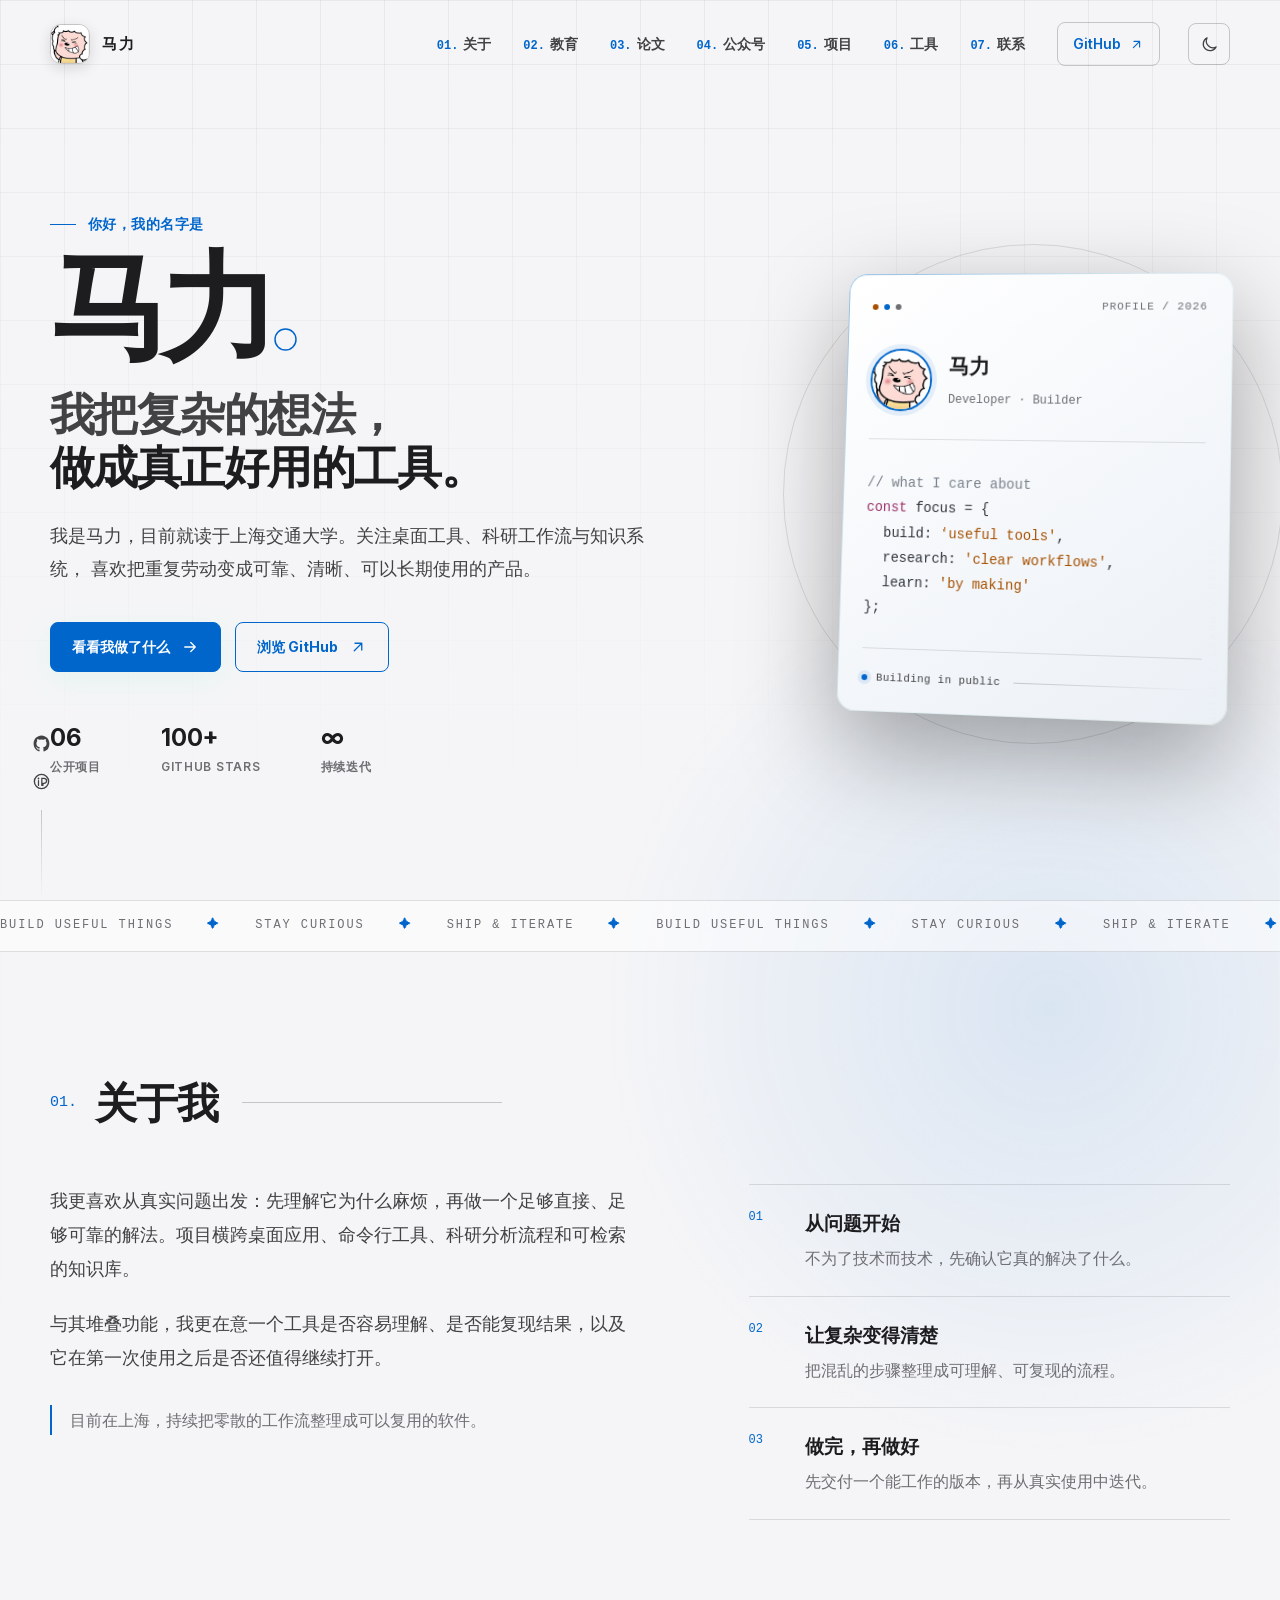
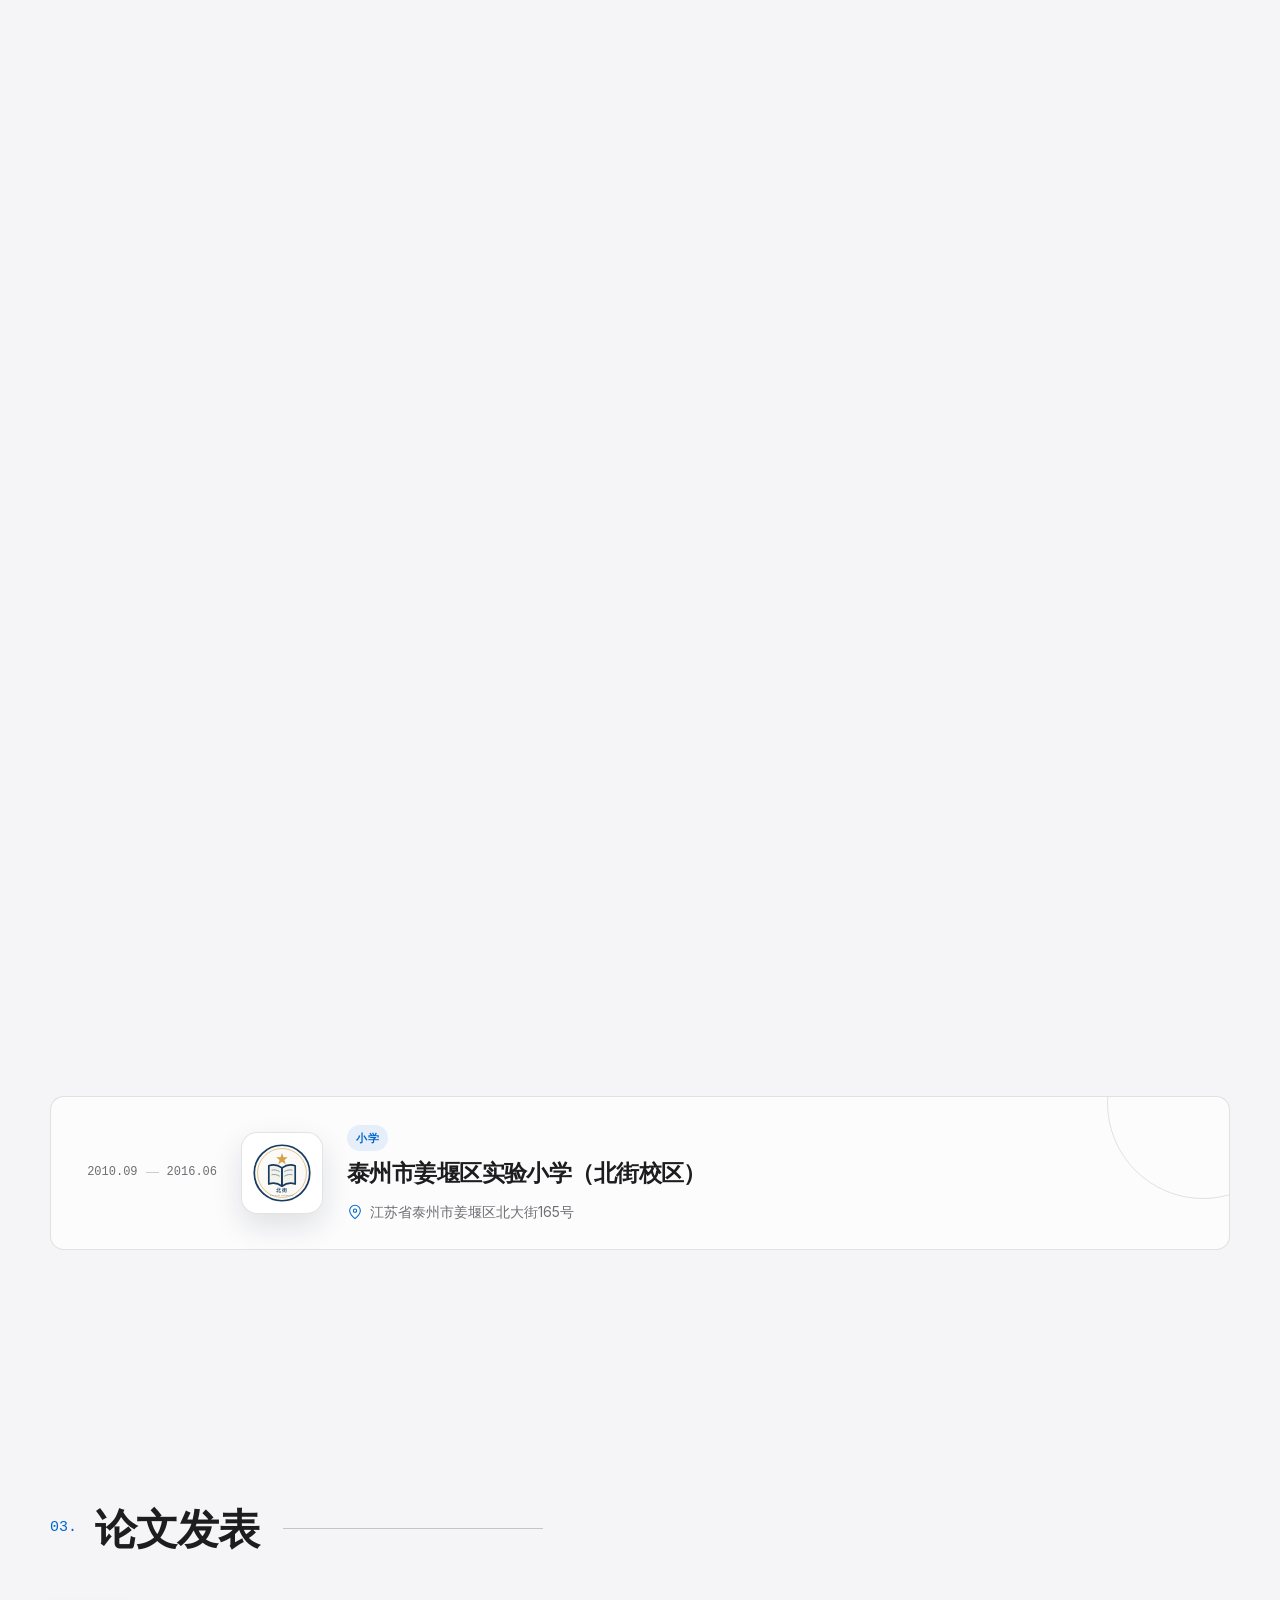
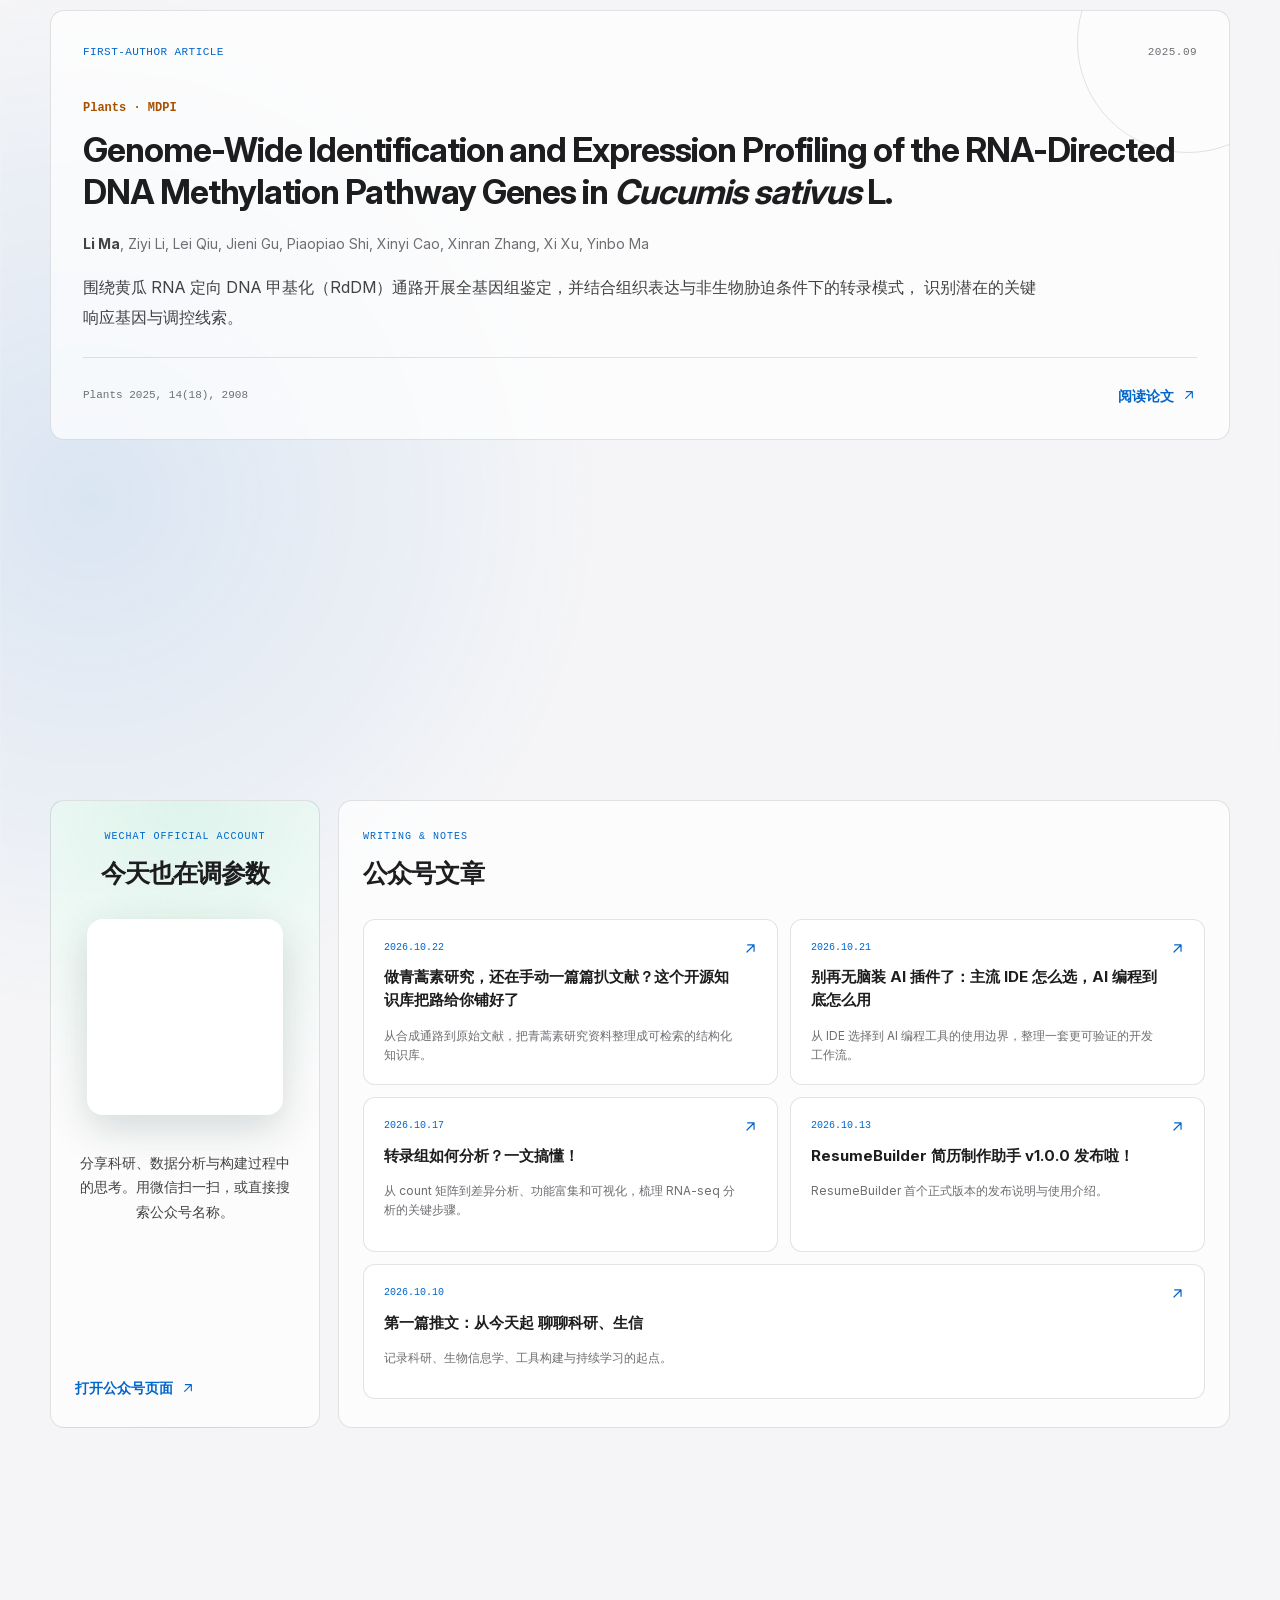
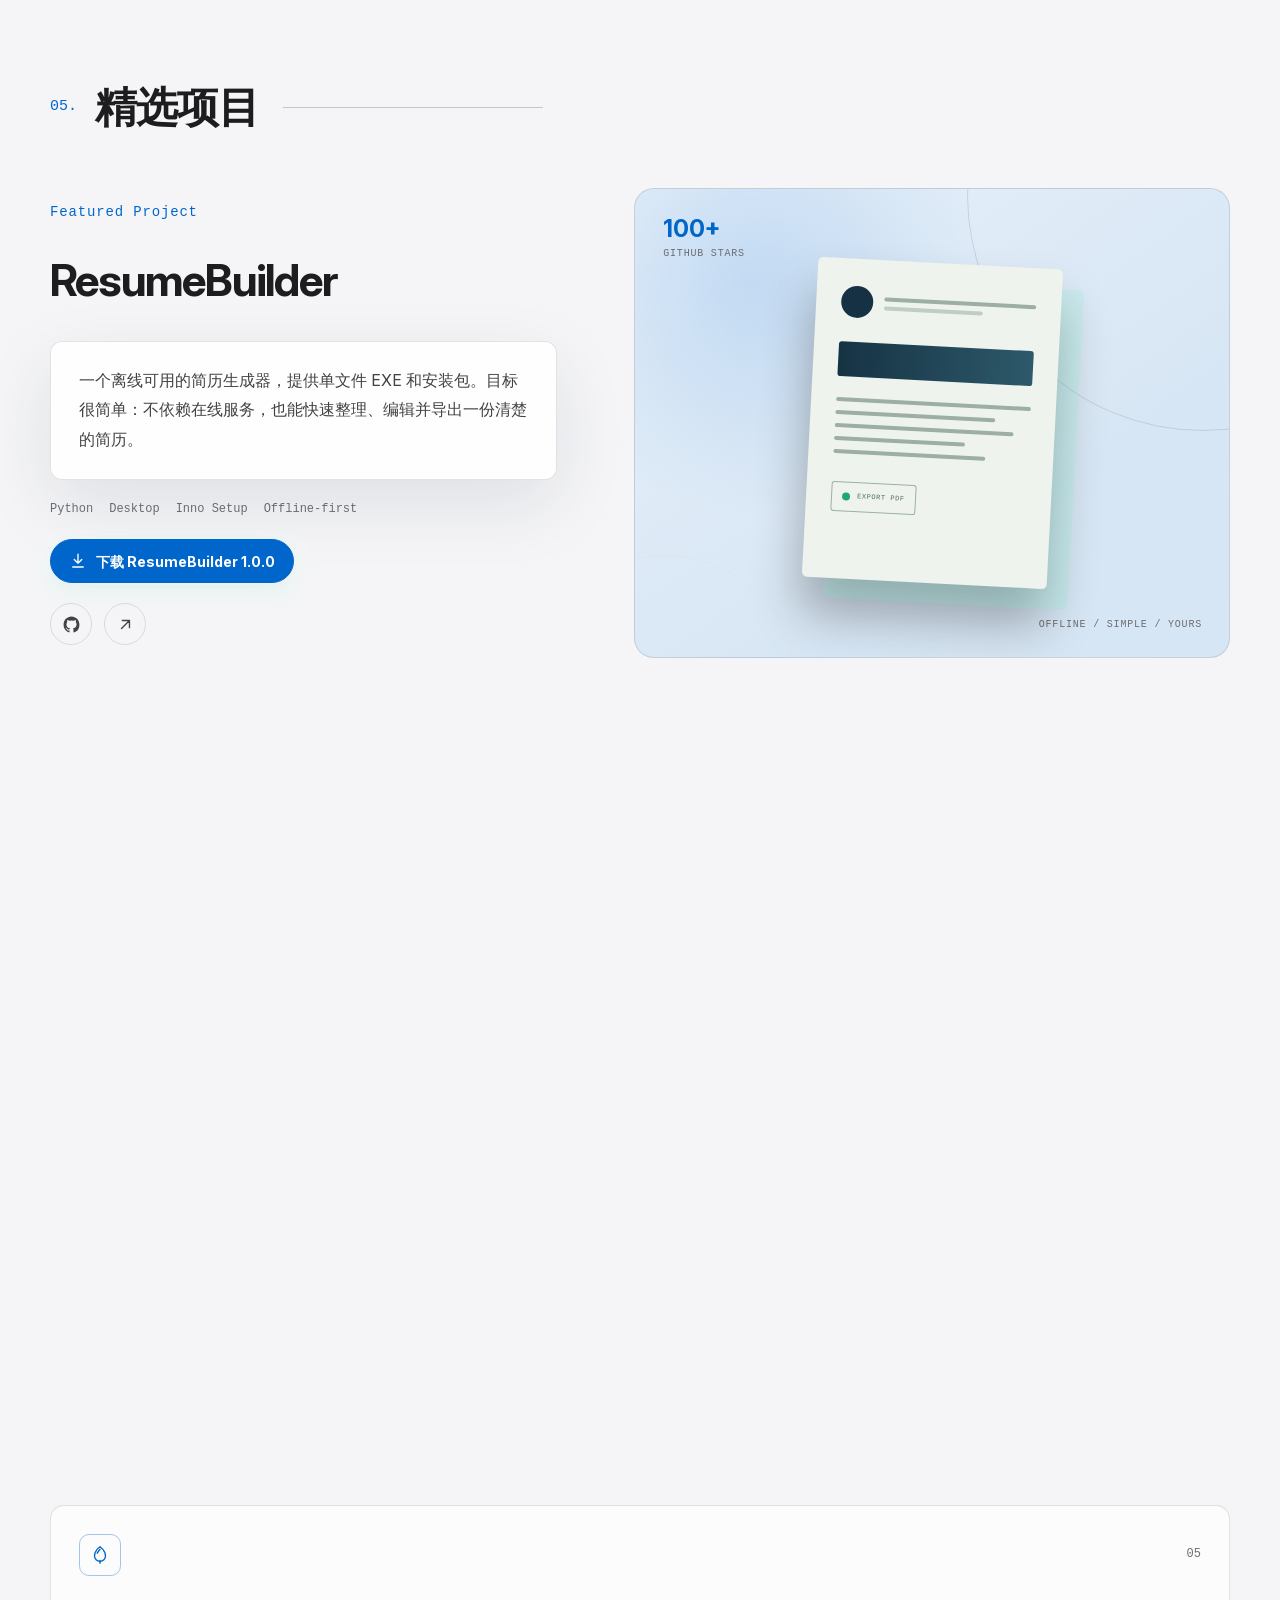
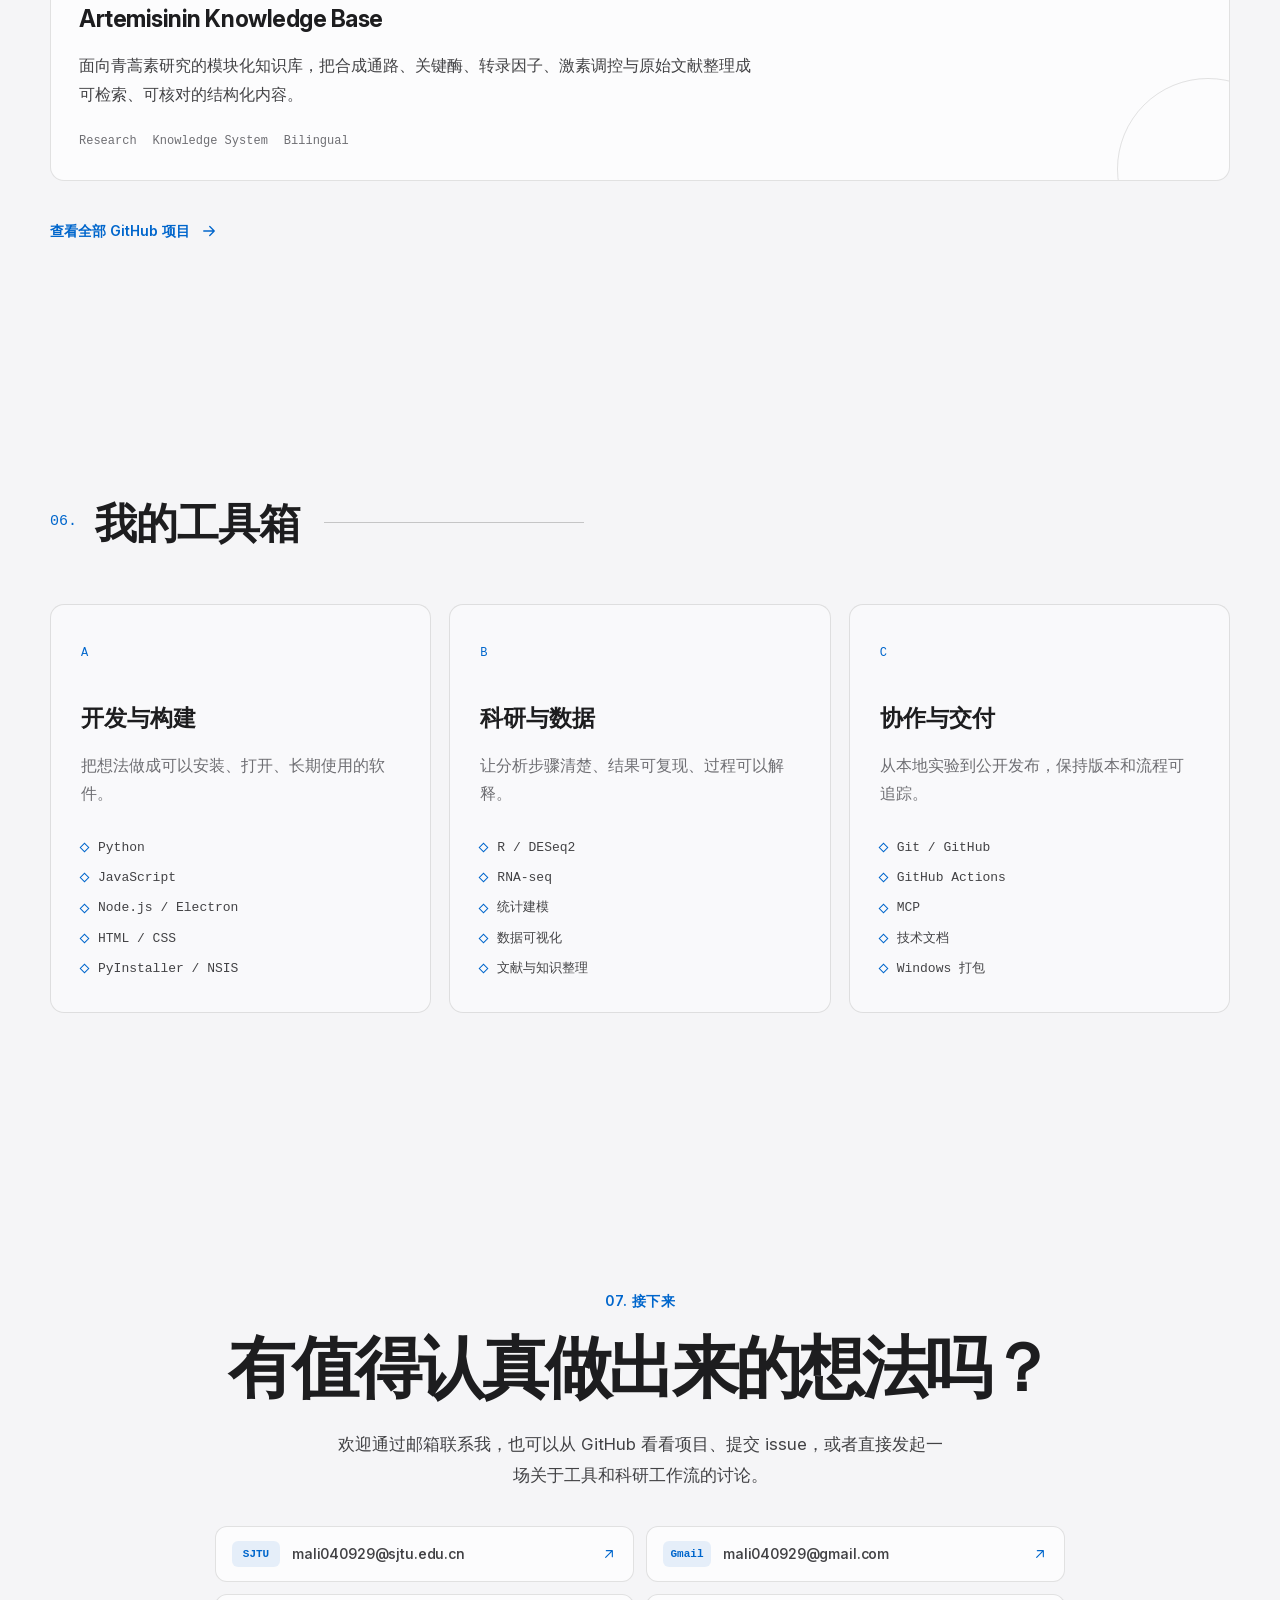
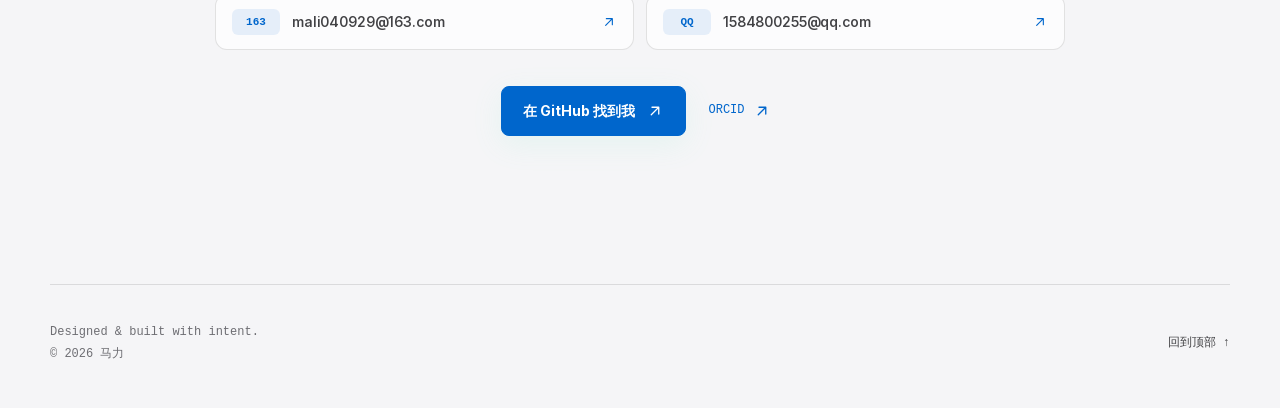
<file: index.html>
<!doctype html>
<html lang="zh-CN">
<head>
  <meta charset="utf-8">
  <meta name="viewport" content="width=device-width, initial-scale=1">
  <meta name="description" content="马力的个人主页：关注开发工具、科研工作流与知识系统。">
  <meta name="theme-color" content="#08111f">
  <meta property="og:title" content="马力 — Build useful things.">
  <meta property="og:description" content="开发者、工具制造者。关注桌面工具、科研工作流与知识系统。">
  <meta property="og:type" content="website">
  <meta property="og:url" content="https://mali040929.dpdns.org/">
  <meta property="og:image" content="https://mali040929.dpdns.org/assets/github-avatar.jpg">
  <link rel="canonical" href="https://mali040929.dpdns.org/">
  <link rel="icon" href="/assets/github-avatar.jpg" type="image/jpeg">
  <link rel="apple-touch-icon" href="/assets/github-avatar.jpg">
  <link rel="stylesheet" href="/styles.css?v=20261024-24">
  <script>
    (() => {
      let savedTheme = null;
      try {
        savedTheme = localStorage.getItem("theme");
      } catch {}
      const preferredTheme = window.matchMedia("(prefers-color-scheme: dark)").matches
        ? "dark"
        : "light";
      document.documentElement.dataset.theme =
        savedTheme === "light" || savedTheme === "dark" ? savedTheme : preferredTheme;
      document.documentElement.classList.add("js");
    })();
  </script>
  <script src="/script.js?v=20261024-24" defer></script>
  <title>马力 — Build useful things.</title>
</head>
<body>
  <a class="skip-link" href="#main">跳到主要内容</a>
  <div class="page-glow" aria-hidden="true"></div>
  <div class="scroll-progress" aria-hidden="true"></div>

  <header class="site-header" data-header>
    <div class="header-inner">
      <a class="brand" href="#top" aria-label="马力，返回首页">
        <img class="brand-avatar" src="/assets/github-avatar.jpg" alt="" width="40" height="40">
        <span class="brand-name">马力</span>
      </a>

      <nav class="primary-nav" id="primary-nav" aria-label="主导航">
        <a href="#about"><span>01.</span>关于</a>
        <a href="#education"><span>02.</span>教育</a>
        <a href="#publications"><span>03.</span>论文</a>
        <a href="#wechat"><span>04.</span>公众号</a>
        <a href="#work"><span>05.</span>项目</a>
        <a href="#toolkit"><span>06.</span>工具</a>
        <a href="#contact"><span>07.</span>联系</a>
        <a class="nav-github" href="https://github.com/Grav1ty666" target="_blank" rel="noreferrer">
          GitHub
          <svg viewBox="0 0 24 24" aria-hidden="true"><path d="M7 17 17 7M8 7h9v9"/></svg>
        </a>
      </nav>

      <div class="header-actions">
        <button class="theme-toggle" type="button" aria-label="切换到浅色模式" title="切换深浅色模式">
          <svg class="theme-icon theme-icon-sun" viewBox="0 0 24 24" aria-hidden="true">
            <circle cx="12" cy="12" r="3.8"></circle>
            <path d="M12 2v2.2M12 19.8V22M4.93 4.93l1.56 1.56M17.51 17.51l1.56 1.56M2 12h2.2M19.8 12H22M4.93 19.07l1.56-1.56M17.51 6.49l1.56-1.56"></path>
          </svg>
          <svg class="theme-icon theme-icon-moon" viewBox="0 0 24 24" aria-hidden="true">
            <path d="M20.3 15.1A8.5 8.5 0 0 1 8.9 3.7 8.5 8.5 0 1 0 20.3 15Z"></path>
          </svg>
        </button>
        <button class="menu-toggle" type="button" aria-expanded="false" aria-controls="primary-nav" aria-label="打开导航菜单">
          <span></span>
          <span></span>
        </button>
      </div>
    </div>
  </header>

  <aside class="social-rail" aria-label="社交链接">
    <a href="https://github.com/Grav1ty666" target="_blank" rel="noreferrer" aria-label="GitHub">
      <svg viewBox="0 0 24 24" aria-hidden="true">
        <path d="M12 2C6.48 2 2 6.58 2 12.23c0 4.52 2.87 8.35 6.84 9.7.5.1.68-.22.68-.49 0-.24-.01-1.05-.02-1.9-2.78.62-3.37-1.2-3.37-1.2-.45-1.18-1.11-1.5-1.11-1.5-.91-.63.07-.62.07-.62 1 .07 1.53 1.06 1.53 1.06.9 1.56 2.35 1.11 2.92.85.09-.66.35-1.11.64-1.37-2.22-.26-4.56-1.14-4.56-5.06 0-1.12.39-2.03 1.03-2.75-.1-.26-.45-1.3.1-2.71 0 0 .84-.28 2.75 1.05A9.3 9.3 0 0 1 12 6.96a9.3 9.3 0 0 1 2.5.35c1.91-1.33 2.75-1.05 2.75-1.05.55 1.41.2 2.45.1 2.71.64.72 1.03 1.63 1.03 2.75 0 3.93-2.34 4.8-4.57 5.05.36.32.68.95.68 1.91 0 1.38-.01 2.49-.01 2.83 0 .27.18.59.69.49A10.08 10.08 0 0 0 22 12.23C22 6.58 17.52 2 12 2Z"/>
      </svg>
    </a>
    <a href="https://orcid.org/0009-0003-8813-7916" target="_blank" rel="noreferrer" aria-label="ORCID">
      <svg viewBox="0 0 24 24" aria-hidden="true">
        <circle cx="12" cy="12" r="9" fill="none" stroke="currentColor" stroke-width="1.7"/>
        <circle cx="8.2" cy="8.2" r="1.15"/>
        <path d="M8.2 11v6M12.4 17V8h2.55c2.13 0 3.45 1.2 3.45 3.2 0 2-1.32 3.2-3.45 3.2h-1.1V17" fill="none" stroke="currentColor" stroke-width="1.55" stroke-linecap="round"/>
      </svg>
    </a>
    <span class="rail-line" aria-hidden="true"></span>
  </aside>

  <main id="main">
    <section class="hero" id="top" aria-labelledby="hero-title">
      <div class="hero-copy">
        <p class="eyebrow reveal">你好，我的名字是</p>
        <h1 class="hero-title reveal" id="hero-title">马力<span>.</span></h1>
        <h2 class="hero-statement reveal">我把复杂的想法，<span>做成真正好用的工具。</span></h2>
        <p class="hero-description reveal">
          我是马力，目前就读于上海交通大学。关注桌面工具、科研工作流与知识系统，
          喜欢把重复劳动变成可靠、清晰、可以长期使用的产品。
        </p>
        <div class="hero-actions reveal">
          <a class="button button-primary" href="#work">
            看看我做了什么
            <svg viewBox="0 0 24 24" aria-hidden="true"><path d="M5 12h14M13 6l6 6-6 6"/></svg>
          </a>
          <a class="button button-ghost" href="https://github.com/Grav1ty666" target="_blank" rel="noreferrer">
            浏览 GitHub
            <svg viewBox="0 0 24 24" aria-hidden="true"><path d="M7 17 17 7M8 7h9v9"/></svg>
          </a>
        </div>
        <div class="hero-facts reveal" aria-label="项目概览">
          <div><strong>06</strong><span>公开项目</span></div>
          <div><strong>100+</strong><span>GitHub Stars</span></div>
          <div><strong>∞</strong><span>持续迭代</span></div>
        </div>
      </div>

      <div class="hero-visual reveal" aria-hidden="true">
        <div class="visual-orbit orbit-one"></div>
        <div class="visual-orbit orbit-two"></div>
        <div class="profile-card">
          <div class="profile-card-top">
            <div class="window-dots"><span></span><span></span><span></span></div>
            <span>PROFILE / 2026</span>
          </div>
          <div class="profile-identity">
            <img class="profile-avatar" src="/assets/github-avatar.jpg" alt="" width="64" height="64">
            <div><p>马力</p><span>Developer · Builder</span></div>
          </div>
          <div class="code-preview">
            <p><span class="code-muted">// what I care about</span></p>
            <p><span class="code-keyword">const</span> focus = {</p>
            <p class="code-indent">build: <span class="code-string">'useful tools'</span>,</p>
            <p class="code-indent">research: <span class="code-string">'clear workflows'</span>,</p>
            <p class="code-indent">learn: <span class="code-string">'by making'</span></p>
            <p>};</p>
          </div>
          <div class="profile-status">
            <span class="status-dot"></span>
            <span>Building in public</span>
            <span class="status-line"></span>
          </div>
        </div>
        <p class="visual-note">build / learn / repeat</p>
      </div>
    </section>

    <div class="ticker" aria-hidden="true">
      <div class="ticker-track">
        <span>BUILD USEFUL THINGS</span><i>✦</i>
        <span>STAY CURIOUS</span><i>✦</i>
        <span>SHIP &amp; ITERATE</span><i>✦</i>
        <span>BUILD USEFUL THINGS</span><i>✦</i>
        <span>STAY CURIOUS</span><i>✦</i>
        <span>SHIP &amp; ITERATE</span><i>✦</i>
      </div>
    </div>

    <section class="section about" id="about" aria-labelledby="about-title">
      <h2 class="section-heading reveal" id="about-title"><span>01.</span>关于我</h2>
      <div class="about-grid">
        <div class="about-copy reveal">
          <p>我更喜欢从真实问题出发：先理解它为什么麻烦，再做一个足够直接、足够可靠的解法。项目横跨桌面应用、命令行工具、科研分析流程和可检索的知识库。</p>
          <p>与其堆叠功能，我更在意一个工具是否容易理解、是否能复现结果，以及它在第一次使用之后是否还值得继续打开。</p>
          <p class="about-note">目前在上海，持续把零散的工作流整理成可以复用的软件。</p>
        </div>
        <div class="principles reveal">
          <div class="principle">
            <span>01</span>
            <div><h3>从问题开始</h3><p>不为了技术而技术，先确认它真的解决了什么。</p></div>
          </div>
          <div class="principle">
            <span>02</span>
            <div><h3>让复杂变得清楚</h3><p>把混乱的步骤整理成可理解、可复现的流程。</p></div>
          </div>
          <div class="principle">
            <span>03</span>
            <div><h3>做完，再做好</h3><p>先交付一个能工作的版本，再从真实使用中迭代。</p></div>
          </div>
        </div>
      </div>
    </section>

    <section class="section education" id="education" aria-labelledby="education-title">
      <h2 class="section-heading reveal" id="education-title"><span>02.</span>教育经历</h2>
      <div class="education-intro reveal">
        <p>从姜堰到扬州，再到上海。一路向前，也一路保留对问题、工具与知识的好奇。</p>
      </div>

      <ol class="education-list">
        <li class="education-item reveal">
          <div class="education-years"><span>2026.09</span><i></i><span>至今</span></div>
          <div class="education-mark">
            <img src="/assets/school-logos/sjtu-emblem.png?v=20261023-22" alt="上海交通大学校徽" width="2805" height="2806" loading="lazy" decoding="async">
          </div>
          <div class="education-body">
            <p class="education-stage">硕士</p>
            <h3><img class="education-name-mark" src="/assets/school-logos/sjtu-wordmark.png?v=20261023-22" alt="上海交通大学" width="3567" height="1042"></h3>
            <p class="education-campus">闵行校区</p>
            <p class="education-address">
              <svg viewBox="0 0 24 24" aria-hidden="true"><path d="M20 10c0 5-8 12-8 12S4 15 4 10a8 8 0 1 1 16 0Z"/><circle cx="12" cy="10" r="2.5"/></svg>
              上海市闵行区东川路800号
            </p>
          </div>
        </li>

        <li class="education-item reveal">
          <div class="education-years"><span>2022.09</span><i></i><span>2026.06</span></div>
          <div class="education-mark">
            <img src="/assets/school-logos/yzu-emblem.png?v=20261023-22" alt="扬州大学校徽" width="512" height="512" loading="lazy" decoding="async">
          </div>
          <div class="education-body">
            <p class="education-stage">本科</p>
            <h3><img class="education-name-mark" src="/assets/school-logos/yzu-wordmark.png?v=20261023-22" alt="扬州大学" width="1100" height="564"></h3>
            <p class="education-campus">文汇路校区</p>
            <p class="education-address">
              <svg viewBox="0 0 24 24" aria-hidden="true"><path d="M20 10c0 5-8 12-8 12S4 15 4 10a8 8 0 1 1 16 0Z"/><circle cx="12" cy="10" r="2.5"/></svg>
              江苏省扬州市邗江区文汇东路48号
            </p>
          </div>
        </li>

        <li class="education-item reveal">
          <div class="education-years"><span>2019.09</span><i></i><span>2022.06</span></div>
          <div class="education-mark">
            <img src="/assets/school-logos/jiangyan-no2.jpg" alt="江苏省姜堰第二中学校徽" width="640" height="640" loading="lazy" decoding="async">
          </div>
          <div class="education-body">
            <p class="education-stage">高中</p>
            <h3>江苏省姜堰第二中学</h3>
            <p class="education-address">
              <svg viewBox="0 0 24 24" aria-hidden="true"><path d="M20 10c0 5-8 12-8 12S4 15 4 10a8 8 0 1 1 16 0Z"/><circle cx="12" cy="10" r="2.5"/></svg>
              江苏省泰州市姜堰区淮海东路268号
            </p>
          </div>
        </li>

        <li class="education-item reveal">
          <div class="education-years"><span>2016.09</span><i></i><span>2019.06</span></div>
          <div class="education-mark">
            <img src="/assets/school-logos/licai.jpg" alt="泰州市姜堰区励才实验学校校徽" width="504" height="504" loading="lazy" decoding="async">
          </div>
          <div class="education-body">
            <p class="education-stage">初中</p>
            <h3>泰州市姜堰区励才实验学校</h3>
            <p class="education-address">
              <svg viewBox="0 0 24 24" aria-hidden="true"><path d="M20 10c0 5-8 12-8 12S4 15 4 10a8 8 0 1 1 16 0Z"/><circle cx="12" cy="10" r="2.5"/></svg>
              江苏省泰州市姜堰区罗塘街道长江东路125号
            </p>
          </div>
        </li>

        <li class="education-item reveal">
          <div class="education-years"><span>2010.09</span><i></i><span>2016.06</span></div>
          <div class="education-mark">
            <img src="/assets/school-logos/primary-north-street.svg" alt="泰州市姜堰区实验小学北街校区字标" width="512" height="512" loading="lazy" decoding="async">
          </div>
          <div class="education-body">
            <p class="education-stage">小学</p>
            <h3>泰州市姜堰区实验小学（北街校区）</h3>
            <p class="education-address">
              <svg viewBox="0 0 24 24" aria-hidden="true"><path d="M20 10c0 5-8 12-8 12S4 15 4 10a8 8 0 1 1 16 0Z"/><circle cx="12" cy="10" r="2.5"/></svg>
              江苏省泰州市姜堰区北大街165号
            </p>
          </div>
        </li>
      </ol>

    </section>

    <section class="section publications" id="publications" aria-labelledby="publications-title">
      <h2 class="section-heading reveal" id="publications-title"><span>03.</span>论文发表</h2>
      <article class="publication-card reveal">
        <div class="publication-topline">
          <span>First-author Article</span>
          <time datetime="2025-09-18">2025.09</time>
        </div>
        <p class="publication-journal">Plants · MDPI</p>
        <h3>
          <a href="https://www.mdpi.com/2223-7747/14/18/2908" target="_blank" rel="noreferrer">
            Genome-Wide Identification and Expression Profiling of the RNA-Directed DNA Methylation Pathway Genes in <em>Cucumis sativus</em> L.
          </a>
        </h3>
        <p class="publication-authors">
          <strong>Li Ma</strong>, Ziyi Li, Lei Qiu, Jieni Gu, Piaopiao Shi, Xinyi Cao, Xinran Zhang, Xi Xu, Yinbo Ma
        </p>
        <p class="publication-summary">
          围绕黄瓜 RNA 定向 DNA 甲基化（RdDM）通路开展全基因组鉴定，并结合组织表达与非生物胁迫条件下的转录模式，
          识别潜在的关键响应基因与调控线索。
        </p>
        <div class="publication-footer">
          <span>Plants 2025, 14(18), 2908</span>
          <a href="https://doi.org/10.3390/plants14182908" target="_blank" rel="noreferrer">
            阅读论文
            <svg viewBox="0 0 24 24" aria-hidden="true"><path d="M7 17 17 7M8 7h9v9"/></svg>
          </a>
        </div>
      </article>
    </section>

    <section class="section wechat-section" id="wechat" aria-labelledby="wechat-title">
      <h2 class="section-heading reveal" id="wechat-title"><span>04.</span>公众号</h2>
      <div class="wechat-layout reveal">
        <aside class="wechat-account-card">
          <div class="wechat-panel-heading">
            <p>WeChat Official Account</p>
            <h3><a href="https://weixin.qq.com/r/mp/QCeosN3E3oChrZnT93JS" target="_blank" rel="noreferrer">今天也在调参数</a></h3>
          </div>
          <a class="wechat-qr-wrap" href="https://weixin.qq.com/r/mp/QCeosN3E3oChrZnT93JS" target="_blank" rel="noreferrer" aria-label="打开微信公众号“今天也在调参数”">
            <img src="/assets/wechat/wechat-qr.png?v=20261023-18" alt="微信公众号“今天也在调参数”二维码" width="512" height="512" loading="lazy" decoding="async">
          </a>
          <p class="wechat-description">分享科研、数据分析与构建过程中的思考。用微信扫一扫，或直接搜索公众号名称。</p>
          <a class="wechat-open" href="https://weixin.qq.com/r/mp/QCeosN3E3oChrZnT93JS" target="_blank" rel="noreferrer">
            打开公众号页面
            <svg viewBox="0 0 24 24" aria-hidden="true"><path d="M7 17 17 7M8 7h9v9"/></svg>
          </a>
        </aside>

        <div class="wechat-articles-panel">
          <div class="wechat-panel-heading">
            <p>Writing &amp; Notes</p>
            <h3>公众号文章</h3>
          </div>
          <div class="wechat-article-grid">
            <!-- Add future WeChat posts by duplicating this article tile. -->
            <a class="wechat-article-item" href="https://mp.weixin.qq.com/s/7do0szwcK0K4vEeCVc73nQ" target="_blank" rel="noreferrer">
              <time datetime="2026-10-22">2026.10.22</time>
              <strong>做青蒿素研究，还在手动一篇篇扒文献？这个开源知识库把路给你铺好了</strong>
              <small>从合成通路到原始文献，把青蒿素研究资料整理成可检索的结构化知识库。</small>
              <svg viewBox="0 0 24 24" aria-hidden="true"><path d="M7 17 17 7M8 7h9v9"/></svg>
            </a>
            <a class="wechat-article-item" href="https://mp.weixin.qq.com/s/MWqrGLtqhNqvLBEh83I7BA" target="_blank" rel="noreferrer">
              <time datetime="2026-10-21">2026.10.21</time>
              <strong>别再无脑装 AI 插件了：主流 IDE 怎么选，AI 编程到底怎么用</strong>
              <small>从 IDE 选择到 AI 编程工具的使用边界，整理一套更可验证的开发工作流。</small>
              <svg viewBox="0 0 24 24" aria-hidden="true"><path d="M7 17 17 7M8 7h9v9"/></svg>
            </a>
            <a class="wechat-article-item" href="https://mp.weixin.qq.com/s/2eDRtaSrKNzDVmF71mZUVQ" target="_blank" rel="noreferrer">
              <time datetime="2026-10-17">2026.10.17</time>
              <strong>转录组如何分析？一文搞懂！</strong>
              <small>从 count 矩阵到差异分析、功能富集和可视化，梳理 RNA-seq 分析的关键步骤。</small>
              <svg viewBox="0 0 24 24" aria-hidden="true"><path d="M7 17 17 7M8 7h9v9"/></svg>
            </a>
            <a class="wechat-article-item" href="https://mp.weixin.qq.com/s/EyNfrT_g307y2VseAUC4mA" target="_blank" rel="noreferrer">
              <time datetime="2026-10-13">2026.10.13</time>
              <strong>ResumeBuilder 简历制作助手 v1.0.0 发布啦！</strong>
              <small>ResumeBuilder 首个正式版本的发布说明与使用介绍。</small>
              <svg viewBox="0 0 24 24" aria-hidden="true"><path d="M7 17 17 7M8 7h9v9"/></svg>
            </a>
            <a class="wechat-article-item wechat-article-wide" href="https://mp.weixin.qq.com/s/lCnZ4dldUIm8aRZ06CGkeQ" target="_blank" rel="noreferrer">
              <time datetime="2026-10-10">2026.10.10</time>
              <strong>第一篇推文：从今天起 聊聊科研、生信</strong>
              <small>记录科研、生物信息学、工具构建与持续学习的起点。</small>
              <svg viewBox="0 0 24 24" aria-hidden="true"><path d="M7 17 17 7M8 7h9v9"/></svg>
            </a>
          </div>
        </div>
      </div>
    </section>

    <section class="section work" id="work" aria-labelledby="work-title">
      <h2 class="section-heading reveal" id="work-title"><span>05.</span>精选项目</h2>
      <article class="featured-project reveal">
        <div class="featured-copy">
          <p class="project-overline">Featured Project</p>
          <h3><a href="https://github.com/Grav1ty666/ResumeBuilder" target="_blank" rel="noreferrer">ResumeBuilder</a></h3>
          <div class="featured-description">
            <p>一个离线可用的简历生成器，提供单文件 EXE 和安装包。目标很简单：不依赖在线服务，也能快速整理、编辑并导出一份清楚的简历。</p>
          </div>
          <ul class="tech-list" aria-label="技术栈">
            <li>Python</li><li>Desktop</li><li>Inno Setup</li><li>Offline-first</li>
          </ul>
          <a class="download-button" href="https://github.com/Grav1ty666/ResumeBuilder/releases/download/v1.0.0/ResumeBuilder_Setup.exe" download>
            <svg viewBox="0 0 24 24" aria-hidden="true"><path d="M12 3v12M7 10l5 5 5-5M5 20h14"/></svg>
            下载 ResumeBuilder 1.0.0
          </a>
          <div class="project-links">
            <a href="https://github.com/Grav1ty666/ResumeBuilder" target="_blank" rel="noreferrer" aria-label="查看 ResumeBuilder 源码">
              <svg viewBox="0 0 24 24" aria-hidden="true">
                <path d="M12 2C6.48 2 2 6.58 2 12.23c0 4.52 2.87 8.35 6.84 9.7.5.1.68-.22.68-.49 0-.24-.01-1.05-.02-1.9-2.78.62-3.37-1.2-3.37-1.2-.45-1.18-1.11-1.5-1.11-1.5-.91-.63.07-.62.07-.62 1 .07 1.53 1.06 1.53 1.06.9 1.56 2.35 1.11 2.92.85.09-.66.35-1.11.64-1.37-2.22-.26-4.56-1.14-4.56-5.06 0-1.12.39-2.03 1.03-2.75-.1-.26-.45-1.3.1-2.71 0 0 .84-.28 2.75 1.05A9.3 9.3 0 0 1 12 6.96a9.3 9.3 0 0 1 2.5.35c1.91-1.33 2.75-1.05 2.75-1.05.55 1.41.2 2.45.1 2.71.64.72 1.03 1.63 1.03 2.75 0 3.93-2.34 4.8-4.57 5.05.36.32.68.95.68 1.91 0 1.38-.01 2.49-.01 2.83 0 .27.18.59.69.49A10.08 10.08 0 0 0 22 12.23C22 6.58 17.52 2 12 2Z"/>
              </svg>
            </a>
            <a href="https://github.com/Grav1ty666/ResumeBuilder" target="_blank" rel="noreferrer" aria-label="打开 ResumeBuilder 项目">
              <svg viewBox="0 0 24 24" aria-hidden="true"><path d="M7 17 17 7M8 7h9v9"/></svg>
            </a>
          </div>
        </div>
        <div class="resume-art" aria-hidden="true">
          <div class="art-metric"><strong>100+</strong><span>GitHub Stars</span></div>
          <div class="resume-sheet">
            <div class="resume-header">
              <span class="resume-avatar"></span>
              <div><i></i><i></i></div>
            </div>
            <div class="resume-block"></div>
            <div class="resume-lines"><i></i><i></i><i></i><i></i><i></i></div>
            <div class="resume-export"><span></span>EXPORT PDF</div>
          </div>
          <div class="art-label">OFFLINE / SIMPLE / YOURS</div>
        </div>
      </article>

      <div class="project-heading reveal">
        <p>其他作品</p><span>从工具到科研工作流</span>
      </div>
      <div class="project-grid">
        <article class="project-card reveal">
          <div class="card-top">
            <span class="project-icon" aria-hidden="true"><svg viewBox="0 0 24 24"><rect x="3" y="4" width="18" height="15" rx="2"/><path d="m7 9 3 3-3 3M13 16h4"/></svg></span>
            <span class="project-index">01</span>
          </div>
          <h3>SJTU Navigator</h3>
          <p>面向上海交通大学常用网址的终端导航工具，用最少的操作快速找到需要的服务。</p>
          <ul class="card-tags"><li>Python</li><li>CLI</li><li>Windows</li></ul>
          <a class="card-link" href="https://github.com/Grav1ty666/SJTU-Navigator" target="_blank" rel="noreferrer" aria-label="查看 SJTU Navigator"></a>
        </article>

        <article class="project-card reveal">
          <div class="card-top">
            <span class="project-icon" aria-hidden="true"><svg viewBox="0 0 24 24"><rect x="3" y="5" width="18" height="14" rx="2"/><path d="m10 9 5 3-5 3V9Z"/></svg></span>
            <span class="project-index">02</span>
          </div>
          <h3>VideoSaver</h3>
          <p>内置浏览器与自动嗅探能力的视频下载工具，支持分片并发、自动重试和 MP4 转封装。</p>
          <ul class="card-tags"><li>Electron</li><li>JavaScript</li><li>FFmpeg</li></ul>
          <a class="download-button" href="https://github.com/Grav1ty666/VideoSaver/releases/download/v4.4.2/VideoSaver_4.4.2_setup.exe" download>
            <svg viewBox="0 0 24 24" aria-hidden="true"><path d="M12 3v12M7 10l5 5 5-5M5 20h14"/></svg>
            下载 VideoSaver 4.4.2
          </a>
          <a class="card-link" href="https://github.com/Grav1ty666/VideoSaver" target="_blank" rel="noreferrer" aria-label="查看 VideoSaver"></a>
        </article>

        <article class="project-card reveal">
          <div class="card-top">
            <span class="project-icon" aria-hidden="true"><svg viewBox="0 0 24 24"><path d="M4 19V9M10 19V5M16 19v-7M22 19H2"/></svg></span>
            <span class="project-index">03</span>
          </div>
          <h3>rnaseq-pipeline</h3>
          <p>从 count 矩阵到差异分析、功能富集、可视化与自动报告的模块化 RNA-seq 分析流程。</p>
          <ul class="card-tags"><li>R</li><li>DESeq2</li><li>RNA-seq</li></ul>
          <a class="card-link" href="https://github.com/Grav1ty666/rnaseq-pipeline" target="_blank" rel="noreferrer" aria-label="查看 rnaseq-pipeline"></a>
        </article>

        <article class="project-card reveal">
          <div class="card-top">
            <span class="project-icon" aria-hidden="true"><svg viewBox="0 0 24 24"><path d="M5 5h14v14H5z"/><path d="M9 9h6M9 12h6M9 15h4"/></svg></span>
            <span class="project-index">04</span>
          </div>
          <h3>stats-mcp</h3>
          <p>把常用统计分析能力包装为本地 MCP 工具，覆盖 ANOVA、混合模型、回归与多重比较。</p>
          <ul class="card-tags"><li>Python</li><li>MCP</li><li>Statistics</li></ul>
          <a class="card-link" href="https://github.com/Grav1ty666/stats-mcp" target="_blank" rel="noreferrer" aria-label="查看 stats-mcp"></a>
        </article>

        <article class="project-card project-card-wide reveal">
          <div class="card-top">
            <span class="project-icon" aria-hidden="true"><svg viewBox="0 0 24 24"><path d="M12 3c4 3 6 6.5 6 10a6 6 0 0 1-12 0c0-3.5 2-7 6-10Z"/><path d="M12 18v3M9 10c1-2 2-3 3-4"/></svg></span>
            <span class="project-index">05</span>
          </div>
          <h3>Artemisinin Knowledge Base</h3>
          <p>面向青蒿素研究的模块化知识库，把合成通路、关键酶、转录因子、激素调控与原始文献整理成可检索、可核对的结构化内容。</p>
          <ul class="card-tags"><li>Research</li><li>Knowledge System</li><li>Bilingual</li></ul>
          <a class="card-link" href="https://github.com/Grav1ty666/artemisinin-knowledge-base" target="_blank" rel="noreferrer" aria-label="查看 Artemisinin Knowledge Base"></a>
        </article>
      </div>
      <a class="all-projects reveal" href="https://github.com/Grav1ty666?tab=repositories" target="_blank" rel="noreferrer">
        查看全部 GitHub 项目
        <svg viewBox="0 0 24 24" aria-hidden="true"><path d="M5 12h14M13 6l6 6-6 6"/></svg>
      </a>
    </section>

    <section class="section toolkit" id="toolkit" aria-labelledby="toolkit-title">
      <h2 class="section-heading reveal" id="toolkit-title"><span>06.</span>我的工具箱</h2>
      <div class="toolkit-grid">
        <article class="tool-card reveal">
          <span class="tool-number">A</span>
          <h3>开发与构建</h3>
          <p>把想法做成可以安装、打开、长期使用的软件。</p>
          <ul><li>Python</li><li>JavaScript</li><li>Node.js / Electron</li><li>HTML / CSS</li><li>PyInstaller / NSIS</li></ul>
        </article>
        <article class="tool-card reveal">
          <span class="tool-number">B</span>
          <h3>科研与数据</h3>
          <p>让分析步骤清楚、结果可复现、过程可以解释。</p>
          <ul><li>R / DESeq2</li><li>RNA-seq</li><li>统计建模</li><li>数据可视化</li><li>文献与知识整理</li></ul>
        </article>
        <article class="tool-card reveal">
          <span class="tool-number">C</span>
          <h3>协作与交付</h3>
          <p>从本地实验到公开发布，保持版本和流程可追踪。</p>
          <ul><li>Git / GitHub</li><li>GitHub Actions</li><li>MCP</li><li>技术文档</li><li>Windows 打包</li></ul>
        </article>
      </div>
    </section>

    <section class="section contact" id="contact" aria-labelledby="contact-title">
      <p class="eyebrow reveal">07. 接下来</p>
      <h2 class="contact-title reveal" id="contact-title">有值得认真做出来的想法吗？</h2>
      <p class="contact-copy reveal">欢迎通过邮箱联系我，也可以从 GitHub 看看项目、提交 issue，或者直接发起一场关于工具和科研工作流的讨论。</p>
      <div class="email-list reveal" aria-label="电子邮箱">
        <a href="mailto:mali040929@sjtu.edu.cn">
          <span class="email-provider">SJTU</span>
          <span class="email-address">mali040929@sjtu.edu.cn</span>
          <svg viewBox="0 0 24 24" aria-hidden="true"><path d="M7 17 17 7M8 7h9v9"/></svg>
        </a>
        <a href="mailto:mali040929@gmail.com">
          <span class="email-provider">Gmail</span>
          <span class="email-address">mali040929@gmail.com</span>
          <svg viewBox="0 0 24 24" aria-hidden="true"><path d="M7 17 17 7M8 7h9v9"/></svg>
        </a>
        <a href="mailto:mali040929@163.com">
          <span class="email-provider">163</span>
          <span class="email-address">mali040929@163.com</span>
          <svg viewBox="0 0 24 24" aria-hidden="true"><path d="M7 17 17 7M8 7h9v9"/></svg>
        </a>
        <a href="mailto:1584800255@qq.com">
          <span class="email-provider">QQ</span>
          <span class="email-address">1584800255@qq.com</span>
          <svg viewBox="0 0 24 24" aria-hidden="true"><path d="M7 17 17 7M8 7h9v9"/></svg>
        </a>
      </div>
      <div class="contact-actions reveal">
        <a class="button button-primary" href="https://github.com/Grav1ty666" target="_blank" rel="noreferrer">
          在 GitHub 找到我
          <svg viewBox="0 0 24 24" aria-hidden="true"><path d="M7 17 17 7M8 7h9v9"/></svg>
        </a>
        <a class="text-link" href="https://orcid.org/0009-0003-8813-7916" target="_blank" rel="noreferrer">
          ORCID
          <svg viewBox="0 0 24 24" aria-hidden="true"><path d="M7 17 17 7M8 7h9v9"/></svg>
        </a>
      </div>
    </section>
  </main>

  <footer class="site-footer">
    <div><p>Designed &amp; built with intent.</p><p>© <span data-year>2026</span> 马力</p></div>
    <a href="#top">回到顶部 <span aria-hidden="true">↑</span></a>
  </footer>
</body>
</html>
</file>
<file: styles.css>
@font-face {
  font-family: "Inter";
  src: url("/assets/fonts/InterVariable.woff2") format("woff2");
  font-style: normal;
  font-weight: 100 900;
  font-display: swap;
}

:root {
  color-scheme: dark;
  --bg: #08111f;
  --bg-soft: #0c1829;
  --text: #e8f1f7;
  --text-soft: #a9bbca;
  --text-muted: #71879a;
  --accent: #70f0c2;
  --accent-soft: rgba(112, 240, 194, 0.12);
  --accent-border: rgba(112, 240, 194, 0.38);
  --gold: #f1c77a;
  --line: rgba(144, 181, 202, 0.16);
  --line-strong: rgba(144, 181, 202, 0.3);
  --shadow: 0 24px 80px rgba(0, 0, 0, 0.28);
  --button-text: #07131f;
  --header-bg: rgba(8, 17, 31, 0.84);
  --mobile-nav-bg: rgba(7, 17, 30, 0.98);
  --ticker-bg: rgba(11, 25, 41, 0.6);
  --surface: rgba(14, 31, 49, 0.9);
  --card-bg: rgba(11, 25, 41, 0.64);
  --card-hover: rgba(15, 33, 52, 0.85);
  --tool-bg: rgba(9, 21, 35, 0.4);
  --tool-hover: rgba(17, 37, 57, 0.72);
  --profile-bg: linear-gradient(145deg, rgba(24, 48, 70, 0.92), rgba(8, 21, 35, 0.96));
  --resume-art-bg:
    radial-gradient(circle at 20% 20%, rgba(112, 240, 194, 0.12), transparent 36%),
    linear-gradient(145deg, #132c43, #0a1727 65%);
  --grid-line: rgba(139, 184, 207, 0.045);
  --page-glow: rgba(112, 240, 194, 0.08);
  --code-text: #c7d7e2;
  --code-muted: #6f899d;
  --code-keyword: #efb6d2;
  --max-width: 1180px;
  --header-height: 88px;
  --font-sans: -apple-system, BlinkMacSystemFont, "SF Pro Text", "SF Pro Display", "Inter", "PingFang SC", "Hiragino Sans GB", "Microsoft YaHei UI", "Microsoft YaHei", sans-serif;
  --font-display: -apple-system, BlinkMacSystemFont, "SF Pro Display", "SF Pro Text", "Inter", "PingFang SC", "Hiragino Sans GB", "Microsoft YaHei UI", "Microsoft YaHei", sans-serif;
  --font-mono: "Cascadia Code", "SFMono-Regular", Consolas, "Liberation Mono", "PingFang SC", "Hiragino Sans GB", "Microsoft YaHei UI", "Microsoft YaHei", "Noto Sans CJK SC", sans-serif;
  --ease: cubic-bezier(0.22, 1, 0.36, 1);
}

html[data-theme="light"] {
  color-scheme: light;
  --bg: #f5f5f7;
  --bg-soft: #eceef2;
  --text: #1d1d1f;
  --text-soft: #424245;
  --text-muted: #6e6e73;
  --accent: #0066cc;
  --accent-soft: rgba(0, 102, 204, 0.09);
  --accent-border: rgba(0, 102, 204, 0.36);
  --gold: #a65000;
  --line: rgba(29, 29, 31, 0.12);
  --line-strong: rgba(29, 29, 31, 0.22);
  --shadow: 0 24px 70px rgba(33, 46, 64, 0.1);
  --button-text: #fff;
  --header-bg: rgba(245, 245, 247, 0.86);
  --mobile-nav-bg: rgba(250, 250, 252, 0.98);
  --ticker-bg: rgba(255, 255, 255, 0.52);
  --surface: rgba(255, 255, 255, 0.84);
  --card-bg: rgba(255, 255, 255, 0.7);
  --card-hover: #fff;
  --tool-bg: rgba(255, 255, 255, 0.45);
  --tool-hover: rgba(255, 255, 255, 0.9);
  --profile-bg: linear-gradient(145deg, rgba(255, 255, 255, 0.98), rgba(235, 240, 246, 0.98));
  --resume-art-bg:
    radial-gradient(circle at 20% 20%, rgba(0, 102, 204, 0.14), transparent 38%),
    linear-gradient(145deg, #e7f0fa, #d7e6f4 68%);
  --grid-line: rgba(29, 29, 31, 0.055);
  --page-glow: rgba(0, 102, 204, 0.11);
  --code-text: #30343b;
  --code-muted: #7a818c;
  --code-keyword: #9b3068;
}

* {
  box-sizing: border-box;
}

html {
  scroll-behavior: smooth;
  scroll-padding-top: calc(var(--header-height) + 24px);
}

body {
  min-width: 320px;
  margin: 0;
  overflow-x: hidden;
  background:
    radial-gradient(circle at 82% 12%, var(--page-glow), transparent 28rem),
    radial-gradient(circle at 7% 44%, var(--page-glow), transparent 32rem),
    var(--bg);
  color: var(--text);
  font-family: var(--font-sans);
  font-size: 16px;
  line-height: 1.65;
  -webkit-font-smoothing: antialiased;
  text-rendering: optimizeLegibility;
}

body::before {
  position: fixed;
  z-index: -2;
  inset: 0;
  background-image:
    linear-gradient(var(--grid-line) 1px, transparent 1px),
    linear-gradient(90deg, var(--grid-line) 1px, transparent 1px);
  background-size: 64px 64px;
  content: "";
  mask-image: linear-gradient(to bottom, black, transparent 90%);
  pointer-events: none;
}

::selection {
  background: var(--accent);
  color: var(--bg);
}

a {
  color: inherit;
  text-decoration: none;
}

button,
a {
  -webkit-tap-highlight-color: transparent;
}

svg {
  display: block;
  fill: currentColor;
}

img {
  max-width: 100%;
}

.skip-link {
  position: fixed;
  z-index: 999;
  top: 12px;
  left: 12px;
  padding: 10px 14px;
  border-radius: 8px;
  background: var(--accent);
  color: var(--bg);
  font-weight: 700;
  transform: translateY(-150%);
  transition: transform 180ms ease;
}

.skip-link:focus {
  transform: translateY(0);
}

.page-glow {
  position: fixed;
  z-index: -1;
  top: 0;
  left: 0;
  width: 34rem;
  height: 34rem;
  border-radius: 50%;
  background: radial-gradient(circle, var(--page-glow), transparent 66%);
  opacity: 0;
  pointer-events: none;
  transform: translate(-50%, -50%);
  transition: opacity 400ms ease;
}

body.has-pointer .page-glow {
  opacity: 1;
}

.scroll-progress {
  position: fixed;
  z-index: 100;
  top: 0;
  left: 0;
  width: 100%;
  height: 2px;
  background: var(--accent);
  transform: scaleX(var(--scroll-progress, 0));
  transform-origin: left;
}

.site-header {
  position: fixed;
  z-index: 50;
  top: 0;
  right: 0;
  left: 0;
  height: var(--header-height);
  transition:
    height 250ms var(--ease),
    background 250ms ease,
    box-shadow 250ms ease;
}

.site-header.is-scrolled {
  height: 72px;
  border-bottom: 1px solid rgba(144, 181, 202, 0.1);
  background: var(--header-bg);
  box-shadow: 0 12px 40px rgba(0, 0, 0, 0.14);
  backdrop-filter: blur(18px);
}

.header-inner {
  width: min(var(--max-width), calc(100% - 80px));
  height: 100%;
  margin-inline: auto;
  display: flex;
  align-items: center;
  justify-content: space-between;
  gap: 28px;
}

.brand {
  display: inline-flex;
  align-items: center;
  gap: 12px;
  font-family: var(--font-display);
  font-size: 15px;
  font-weight: 700;
  letter-spacing: 0.16em;
}

.brand-avatar {
  width: 40px;
  height: 40px;
  flex: 0 0 auto;
  border: 1px solid var(--line-strong);
  border-radius: 11px;
  object-fit: cover;
  box-shadow: 0 4px 14px rgba(0, 0, 0, 0.12);
}

.brand-name {
  transition: color 180ms ease;
}

.brand:hover .brand-name {
  color: var(--accent);
}

.primary-nav {
  display: flex;
  align-items: center;
  gap: clamp(18px, 2.5vw, 34px);
  margin-left: auto;
}

.header-actions {
  display: flex;
  align-items: center;
  gap: 10px;
}

.primary-nav a {
  position: relative;
  color: var(--text-soft);
  font-size: 14px;
  font-weight: 600;
  transition: color 180ms ease;
}

.primary-nav a:not(.nav-github)::after {
  position: absolute;
  right: 0;
  bottom: -8px;
  left: 0;
  height: 1px;
  background: var(--accent);
  content: "";
  transform: scaleX(0);
  transform-origin: right;
  transition: transform 240ms var(--ease);
}

.primary-nav a:hover,
.primary-nav a[aria-current="true"] {
  color: var(--accent);
}

.primary-nav a:hover::after,
.primary-nav a[aria-current="true"]::after {
  transform: scaleX(1);
  transform-origin: left;
}

.primary-nav a span {
  margin-right: 5px;
  color: var(--accent);
  font-family: var(--font-mono);
  font-size: 12px;
}

.primary-nav .nav-github {
  display: inline-flex;
  align-items: center;
  gap: 8px;
  padding: 9px 15px;
  border: 1px solid var(--line-strong);
  border-radius: 8px;
  color: var(--accent);
}

.primary-nav .nav-github svg {
  width: 15px;
  fill: none;
  stroke: currentColor;
  stroke-width: 1.8;
  stroke-linecap: round;
  stroke-linejoin: round;
  transition: transform 180ms var(--ease);
}

.primary-nav .nav-github:hover {
  background: var(--accent-soft);
}

.primary-nav .nav-github:hover svg {
  transform: translate(2px, -2px);
}

.menu-toggle {
  display: none;
  width: 42px;
  height: 42px;
  padding: 10px;
  border: 1px solid var(--line-strong);
  border-radius: 8px;
  background: transparent;
  color: var(--accent);
  cursor: pointer;
}

.theme-toggle {
  display: grid;
  width: 42px;
  height: 42px;
  flex: 0 0 auto;
  place-items: center;
  border: 1px solid var(--line-strong);
  border-radius: 8px;
  background: transparent;
  color: var(--text-soft);
  cursor: pointer;
  transition:
    border-color 180ms ease,
    color 180ms ease,
    background 180ms ease;
}

.theme-toggle:hover {
  border-color: var(--accent);
  background: var(--accent-soft);
  color: var(--accent);
}

.theme-icon {
  width: 19px;
  height: 19px;
  fill: none;
  stroke: currentColor;
  stroke-linecap: round;
  stroke-linejoin: round;
  stroke-width: 1.6;
}

.theme-icon-moon {
  display: none;
}

html[data-theme="light"] .theme-icon-sun {
  display: none;
}

html[data-theme="light"] .theme-icon-moon {
  display: block;
}

.menu-toggle span {
  display: block;
  width: 20px;
  height: 1.5px;
  margin: 5px auto;
  background: currentColor;
  transition: transform 180ms ease;
}

.social-rail {
  position: fixed;
  z-index: 15;
  bottom: 0;
  left: 32px;
  display: flex;
  align-items: center;
  flex-direction: column;
  gap: 19px;
}

.social-rail a {
  color: var(--text-soft);
  transition:
    color 180ms ease,
    transform 180ms var(--ease);
}

.social-rail a:hover {
  color: var(--accent);
  transform: translateY(-3px);
}

.social-rail svg {
  width: 19px;
  height: 19px;
}

.rail-line {
  width: 1px;
  height: 90px;
  background: linear-gradient(to bottom, var(--line-strong), transparent);
}

main,
.site-footer {
  width: min(var(--max-width), calc(100% - 80px));
  margin-inline: auto;
}

.hero {
  min-height: 100svh;
  display: grid;
  grid-template-columns: minmax(0, 1.15fr) minmax(330px, 0.65fr);
  align-items: center;
  gap: clamp(36px, 7vw, 92px);
  padding-top: var(--header-height);
}

.hero-copy {
  position: relative;
  z-index: 2;
}

.eyebrow,
.project-overline {
  margin: 0 0 20px;
  color: var(--accent);
  font-family: var(--font-mono);
  font-size: 14px;
  letter-spacing: 0.06em;
}

.eyebrow {
  font-family: var(--font-sans);
  font-weight: 600;
  letter-spacing: 0.03em;
}

.project-overline {
  font-family: var(--font-mono);
}

.eyebrow::before {
  display: inline-block;
  width: 26px;
  height: 1px;
  margin-right: 12px;
  background: currentColor;
  vertical-align: middle;
  content: "";
}

.hero-title {
  max-width: 850px;
  margin: 0;
  font-family: var(--font-display);
  font-size: clamp(60px, 9.2vw, 128px);
  font-weight: 750;
  letter-spacing: -0.065em;
  line-height: 0.88;
}

.hero-title span {
  color: transparent;
  -webkit-text-stroke: 1.5px var(--accent);
}

.hero-statement {
  max-width: 760px;
  margin: 30px 0 0;
  color: var(--text-soft);
  font-family: var(--font-display);
  font-size: clamp(27px, 3.5vw, 48px);
  font-weight: 650;
  letter-spacing: -0.035em;
  line-height: 1.17;
}

.hero-statement span {
  display: block;
  color: var(--text);
}

.hero-description {
  max-width: 620px;
  margin: 26px 0 0;
  color: var(--text-soft);
  font-size: 18px;
  line-height: 1.85;
}

.hero-actions,
.contact-actions {
  display: flex;
  align-items: center;
  flex-wrap: wrap;
  gap: 14px;
  margin-top: 36px;
}

.button {
  display: inline-flex;
  min-height: 50px;
  align-items: center;
  justify-content: center;
  gap: 11px;
  padding: 0 21px;
  border: 1px solid var(--accent);
  border-radius: 8px;
  font-size: 14px;
  font-weight: 700;
  transition:
    transform 200ms var(--ease),
    background 200ms ease,
    color 200ms ease,
    box-shadow 200ms ease;
}

.button svg,
.text-link svg,
.all-projects svg {
  width: 18px;
  height: 18px;
  fill: none;
  stroke: currentColor;
  stroke-linecap: round;
  stroke-linejoin: round;
  stroke-width: 1.75;
}

.button-primary {
  background: var(--accent);
  color: var(--button-text);
  box-shadow: 0 8px 30px rgba(112, 240, 194, 0.12);
}

.button-primary:hover {
  box-shadow: 0 12px 36px rgba(112, 240, 194, 0.2);
  transform: translateY(-3px);
}

.button-ghost {
  background: transparent;
  color: var(--accent);
}

.button-ghost:hover {
  background: var(--accent-soft);
  transform: translateY(-3px);
}

.download-button {
  position: relative;
  z-index: 6;
  display: inline-flex;
  min-height: 44px;
  align-items: center;
  align-self: flex-start;
  gap: 9px;
  margin-top: 20px;
  padding: 0 18px;
  border: 1px solid var(--accent);
  border-radius: 999px;
  background: var(--accent);
  box-shadow: 0 8px 24px rgba(112, 240, 194, 0.14);
  color: var(--button-text);
  font-size: 14px;
  font-weight: 700;
  transition:
    transform 200ms var(--ease),
    box-shadow 200ms ease;
}

.download-button:hover {
  box-shadow: 0 12px 34px rgba(112, 240, 194, 0.22);
  transform: translateY(-3px);
}

.download-button svg {
  width: 18px;
  height: 18px;
  fill: none;
  stroke: currentColor;
  stroke-linecap: round;
  stroke-linejoin: round;
  stroke-width: 1.8;
}

.hero-facts {
  display: flex;
  gap: clamp(30px, 5vw, 60px);
  margin-top: 52px;
}

.hero-facts div {
  display: flex;
  flex-direction: column;
}

.hero-facts strong {
  font-family: var(--font-display);
  font-size: 24px;
  line-height: 1.2;
}

.hero-facts span {
  margin-top: 4px;
  color: var(--text-muted);
  font-family: var(--font-sans);
  font-weight: 600;
  font-size: 12px;
  letter-spacing: 0.06em;
  text-transform: uppercase;
}

.hero-visual {
  position: relative;
  display: grid;
  min-height: 560px;
  place-items: center;
  perspective: 1200px;
}

.profile-card {
  position: relative;
  z-index: 2;
  width: min(100%, 390px);
  padding: 24px;
  border: 1px solid rgba(136, 186, 203, 0.24);
  border-radius: 18px;
  background: var(--profile-bg);
  box-shadow:
    0 35px 100px rgba(0, 0, 0, 0.35),
    inset 0 1px rgba(255, 255, 255, 0.04);
  transform: rotateY(-7deg) rotateX(3deg) rotateZ(1deg);
  transition: transform 500ms var(--ease);
}

.profile-card:hover {
  transform: rotateY(0) rotateX(0) rotateZ(0) translateY(-5px);
}

.profile-card::before {
  position: absolute;
  inset: -1px;
  border-radius: inherit;
  background: linear-gradient(135deg, var(--accent-border), transparent 35%, transparent 70%, rgba(241, 199, 122, 0.15));
  content: "";
  mask: linear-gradient(#000 0 0) content-box, linear-gradient(#000 0 0);
  mask-composite: exclude;
  padding: 1px;
  pointer-events: none;
}

.profile-card-top {
  display: flex;
  align-items: center;
  justify-content: space-between;
  color: var(--text-muted);
  font-family: var(--font-mono);
  font-size: 11px;
  letter-spacing: 0.08em;
}

.window-dots {
  display: flex;
  gap: 6px;
}

.window-dots span {
  width: 6px;
  height: 6px;
  border-radius: 50%;
  background: var(--text-muted);
}

.window-dots span:first-child {
  background: var(--gold);
}

.window-dots span:nth-child(2) {
  background: var(--accent);
}

.profile-identity {
  display: flex;
  align-items: center;
  gap: 17px;
  margin: 34px 0 32px;
  padding-bottom: 28px;
  border-bottom: 1px solid var(--line);
}

.profile-avatar {
  width: 64px;
  height: 64px;
  flex: 0 0 auto;
  border: 2px solid var(--accent);
  border-radius: 50%;
  object-fit: cover;
  box-shadow: 0 0 0 5px var(--accent-soft);
}

.profile-identity p {
  margin: 0;
  font-family: var(--font-display);
  font-size: 21px;
  font-weight: 700;
}

.profile-identity span {
  color: var(--text-muted);
  font-family: var(--font-mono);
  font-size: 12px;
}

.code-preview {
  color: var(--code-text);
  font-family: var(--font-mono);
  font-size: 14px;
  line-height: 1.8;
}

.code-preview p {
  margin: 0;
}

.code-indent {
  padding-left: 18px;
}

.code-muted {
  color: var(--code-muted);
}

.code-keyword {
  color: var(--code-keyword);
}

.code-string {
  color: var(--gold);
}

.profile-status {
  display: flex;
  align-items: center;
  gap: 9px;
  margin-top: 28px;
  padding-top: 20px;
  border-top: 1px solid var(--line);
  color: var(--text-soft);
  font-family: var(--font-mono);
  font-size: 11px;
  letter-spacing: 0.04em;
}

.status-dot {
  width: 6px;
  height: 6px;
  border-radius: 50%;
  background: var(--accent);
  box-shadow: 0 0 0 4px var(--accent-soft);
}

.status-line {
  height: 1px;
  flex: 1;
  margin-left: 4px;
  background: linear-gradient(to right, var(--line-strong), transparent);
}

.visual-orbit {
  position: absolute;
  border: 1px solid var(--line);
  border-radius: 50%;
}

.orbit-one {
  width: 500px;
  height: 500px;
}

.orbit-two {
  width: 360px;
  height: 360px;
  border-color: rgba(241, 199, 122, 0.08);
}

.visual-note {
  position: absolute;
  right: 2%;
  bottom: 9%;
  margin: 0;
  color: var(--text-muted);
  font-family: var(--font-mono);
  font-size: 11px;
  letter-spacing: 0.16em;
  text-transform: uppercase;
  transform: rotate(-90deg) translateX(100%);
  transform-origin: right bottom;
}

.ticker {
  width: 100vw;
  margin-left: calc(50% - 50vw);
  overflow: hidden;
  border-top: 1px solid var(--line);
  border-bottom: 1px solid var(--line);
  background: var(--ticker-bg);
}

.ticker-track {
  display: flex;
  width: max-content;
  align-items: center;
  gap: 34px;
  padding: 15px 0;
  color: var(--text-muted);
  font-family: var(--font-mono);
  font-size: 12px;
  letter-spacing: 0.16em;
  animation: ticker 26s linear infinite;
}

.ticker-track i {
  color: var(--accent);
  font-style: normal;
}

@keyframes ticker {
  to {
    transform: translateX(-50%);
  }
}

.section {
  padding: 128px 0;
}

.section-heading {
  display: flex;
  align-items: center;
  gap: 14px;
  margin: 0 0 58px;
  font-family: var(--font-display);
  font-size: clamp(28px, 4vw, 42px);
  letter-spacing: -0.025em;
  line-height: 1.1;
}

.section-heading::after {
  width: min(260px, 28vw);
  height: 1px;
  margin-left: 10px;
  background: var(--line-strong);
  content: "";
}

.section-heading span {
  margin-right: 4px;
  color: var(--accent);
  font-family: var(--font-mono);
  font-size: 15px;
  font-weight: 500;
  letter-spacing: 0;
}

.about-grid {
  display: grid;
  grid-template-columns: minmax(0, 1.1fr) minmax(360px, 0.9fr);
  gap: clamp(50px, 9vw, 110px);
  align-items: start;
}

.about-copy {
  color: var(--text-soft);
  font-size: 18px;
  line-height: 1.9;
}

.about-copy p {
  margin: 0 0 20px;
}

.about-copy .about-note {
  margin-top: 30px;
  padding-left: 18px;
  border-left: 2px solid var(--accent);
  color: var(--text-muted);
  font-size: 16px;
}

.principles {
  display: grid;
  gap: 0;
  border-top: 1px solid var(--line);
}

.principle {
  display: grid;
  grid-template-columns: 38px 1fr;
  gap: 18px;
  padding: 23px 0;
  border-bottom: 1px solid var(--line);
}

.principle > span {
  color: var(--accent);
  font-family: var(--font-mono);
  font-size: 12px;
}

.principle h3 {
  margin: 0 0 6px;
  color: var(--text);
  font-size: 19px;
}

.principle p {
  margin: 0;
  color: var(--text-muted);
  font-size: 16px;
  line-height: 1.7;
}

.education-intro {
  display: flex;
  align-items: flex-start;
  justify-content: space-between;
  gap: 32px;
  margin: -26px 0 36px;
}

.education-intro p {
  max-width: 720px;
  margin: 0;
  color: var(--text-soft);
  font-size: 16px;
  line-height: 1.8;
}

.education-intro span {
  flex: 0 0 auto;
  color: var(--text-muted);
  font-family: var(--font-mono);
  font-size: 12px;
}

.education-list {
  display: grid;
  gap: 16px;
  margin: 0;
  padding: 0;
  list-style: none;
}

.education-item {
  position: relative;
  display: grid;
  grid-template-columns: 136px 82px minmax(0, 1fr);
  align-items: center;
  gap: 24px;
  padding: 26px 30px;
  overflow: hidden;
  border: 1px solid var(--line);
  border-radius: 14px;
  background: var(--card-bg);
  transition:
    transform 260ms var(--ease),
    border-color 260ms ease,
    background 260ms ease;
}

.education-item::after {
  position: absolute;
  top: -90px;
  right: -70px;
  width: 190px;
  height: 190px;
  border: 1px solid var(--line);
  border-radius: 50%;
  content: "";
  pointer-events: none;
}

.education-item:hover {
  border-color: var(--accent-border);
  background: var(--card-hover);
  transform: translateY(-3px);
}

.education-years {
  display: flex;
  align-items: center;
  justify-content: flex-end;
  gap: 8px;
  color: var(--text-muted);
  font-family: var(--font-mono);
  font-size: 12px;
  white-space: nowrap;
}

.education-years i {
  width: 13px;
  height: 1px;
  background: var(--line-strong);
}

.education-mark {
  position: relative;
  z-index: 1;
  display: grid;
  width: 82px;
  height: 82px;
  place-items: center;
  padding: 9px;
  border: 1px solid var(--line);
  border-radius: 16px;
  background: #fff;
  box-shadow: 0 12px 30px rgba(15, 26, 38, 0.12);
}

.education-mark img {
  display: block;
  width: auto;
  height: auto;
  max-width: 100%;
  max-height: 100%;
  object-fit: contain;
}

.education-body {
  position: relative;
  z-index: 1;
  min-width: 0;
}

.education-stage {
  display: inline-flex;
  align-items: center;
  margin: 0 0 8px;
  padding: 4px 9px;
  border-radius: 999px;
  background: var(--accent-soft);
  color: var(--accent);
  font-size: 11px;
  font-weight: 700;
  letter-spacing: 0.05em;
}

.education-body h3 {
  margin: 0;
  font-family: var(--font-display);
  font-size: 23px;
  letter-spacing: -0.025em;
  line-height: 1.3;
}

.education-name-mark {
  display: block;
  width: auto;
  height: 52px;
  max-width: 100%;
  object-fit: contain;
  object-position: left center;
}

.education-campus {
  margin: 4px 0 0;
  color: var(--text-soft);
  font-size: 14px;
}

.education-address {
  display: flex;
  align-items: center;
  gap: 7px;
  margin: 12px 0 0;
  color: var(--text-muted);
  font-size: 14px;
  line-height: 1.55;
}

.education-address svg {
  width: 16px;
  height: 16px;
  flex: 0 0 auto;
  fill: none;
  stroke: var(--accent);
  stroke-linecap: round;
  stroke-linejoin: round;
  stroke-width: 1.6;
}

.education-note {
  margin: 22px 0 0;
  color: var(--text-muted);
  font-size: 13px;
  line-height: 1.7;
}

.publication-card {
  position: relative;
  overflow: hidden;
  border: 1px solid var(--line);
  border-radius: 14px;
  background: var(--card-bg);
}

.publication-card {
  display: flex;
  min-height: 430px;
  flex-direction: column;
  padding: 32px;
}

.publication-card::after {
  position: absolute;
  top: -80px;
  right: -70px;
  width: 220px;
  height: 220px;
  border: 1px solid var(--line);
  border-radius: 50%;
  content: "";
  pointer-events: none;
}

.publication-topline {
  display: flex;
  align-items: center;
  justify-content: space-between;
  gap: 20px;
  color: var(--text-muted);
  font-family: var(--font-mono);
  font-size: 11px;
  letter-spacing: 0.04em;
  text-transform: uppercase;
}

.publication-topline span {
  color: var(--accent);
}

.publication-journal {
  margin: 38px 0 10px;
  color: var(--gold);
  font-family: var(--font-mono);
  font-size: 12px;
  font-weight: 600;
}

.publication-card h3 {
  max-width: 100%;
  margin: 0;
  font-family: var(--font-display);
  font-size: clamp(24px, 2.8vw, 34px);
  letter-spacing: -0.03em;
  line-height: 1.25;
}

.publication-card h3 a {
  transition: color 180ms ease;
}

.publication-card h3 a:hover {
  color: var(--accent);
}

.publication-card h3 em {
  font-style: italic;
}

.publication-authors {
  margin: 18px 0 0;
  color: var(--text-muted);
  font-size: 14px;
  line-height: 1.7;
}

.publication-authors strong {
  color: var(--text-soft);
}

.publication-summary {
  max-width: 960px;
  margin: 18px 0 0;
  color: var(--text-soft);
  font-size: 16px;
  line-height: 1.85;
}

.publication-footer {
  display: flex;
  align-items: center;
  justify-content: space-between;
  gap: 20px;
  margin-top: auto;
  padding-top: 26px;
  border-top: 1px solid var(--line);
  color: var(--text-muted);
  font-family: var(--font-mono);
  font-size: 11px;
}

.publication-footer a {
  display: inline-flex;
  align-items: center;
  gap: 7px;
  color: var(--accent);
  font-family: var(--font-sans);
  font-size: 14px;
  font-weight: 650;
}

.publication-footer svg {
  width: 16px;
  height: 16px;
  fill: none;
  stroke: currentColor;
  stroke-linecap: round;
  stroke-linejoin: round;
  stroke-width: 1.7;
  transition: transform 180ms var(--ease);
}

.publication-footer a:hover svg {
  transform: translate(3px, -3px);
}

.wechat-qr-wrap {
  display: block;
  width: 196px;
  height: 196px;
  margin: 24px 0 20px;
  padding: 12px;
  border-radius: 16px;
  background: #fff;
  box-shadow: 0 14px 40px rgba(9, 40, 27, 0.16);
  transition:
    transform 220ms var(--ease),
    box-shadow 220ms ease;
}

.wechat-qr-wrap:hover {
  box-shadow: 0 18px 48px rgba(9, 40, 27, 0.22);
  transform: translateY(-3px);
}

.wechat-qr-wrap img {
  display: block;
  width: 100%;
  height: 100%;
  object-fit: contain;
}

.wechat-open {
  display: inline-flex;
  align-items: center;
  gap: 7px;
  margin-top: 15px;
  color: var(--accent);
  font-size: 14px;
  font-weight: 650;
}

.wechat-open svg {
  width: 16px;
  height: 16px;
  fill: none;
  stroke: currentColor;
  stroke-linecap: round;
  stroke-linejoin: round;
  stroke-width: 1.7;
}

.research-note {
  margin: 20px 0 0;
  color: var(--text-muted);
  font-size: 12px;
  line-height: 1.7;
}

.publications .publication-card {
  width: 100%;
}

.wechat-layout {
  display: grid;
  grid-template-columns: 270px minmax(0, 1fr);
  gap: 18px;
  align-items: stretch;
}

.wechat-account-card {
  display: flex;
  align-items: center;
  flex-direction: column;
  padding: 28px 24px;
  border: 1px solid var(--line);
  border-radius: 14px;
  background:
    radial-gradient(circle at 50% 0, rgba(21, 195, 111, 0.12), transparent 48%),
    var(--card-bg);
  text-align: center;
}

.wechat-articles-panel {
  display: flex;
  min-width: 0;
  flex-direction: column;
  padding: 28px 24px;
  border: 1px solid var(--line);
  border-radius: 14px;
  background: var(--card-bg);
}

.wechat-panel-heading p {
  margin: 0 0 8px;
  color: var(--accent);
  font-family: var(--font-mono);
  font-size: 10px;
  letter-spacing: 0.1em;
  text-transform: uppercase;
}

.wechat-panel-heading h3 {
  margin: 0;
  font-family: var(--font-display);
  font-size: 25px;
  letter-spacing: -0.035em;
}

.wechat-panel-heading h3 a:hover {
  color: var(--accent);
}

.wechat-description {
  margin: 16px 0 0;
  color: var(--text-soft);
  font-size: 14px;
  line-height: 1.75;
}

.wechat-article-grid {
  display: grid;
  grid-template-columns: repeat(2, minmax(0, 1fr));
  gap: 12px;
  margin-top: 24px;
}

.wechat-list-label {
  margin: 0 0 12px;
  color: var(--text-muted);
  font-family: var(--font-mono);
  font-size: 11px;
  letter-spacing: 0.06em;
}

.wechat-article-item {
  position: relative;
  display: flex;
  min-height: 155px;
  align-items: flex-start;
  flex-direction: column;
  gap: 9px;
  padding: 20px;
  padding-right: 42px;
  border: 1px solid var(--line);
  border-radius: 12px;
  background: var(--surface);
  transition:
    border-color 180ms ease,
    background 180ms ease,
    transform 180ms var(--ease);
}

.wechat-article-item:hover {
  border-color: var(--accent-border);
  background: var(--card-hover);
  transform: translateY(-2px);
}

.wechat-article-item time {
  color: var(--accent);
  font-family: var(--font-mono);
  font-size: 10px;
  white-space: nowrap;
}

.wechat-article-item strong,
.wechat-article-item small {
  display: block;
}

.wechat-article-item strong {
  color: var(--text);
  font-size: 15px;
  line-height: 1.55;
}

.wechat-article-item small {
  margin-top: 5px;
  color: var(--text-muted);
  font-size: 12px;
  line-height: 1.6;
}

.wechat-article-item svg {
  position: absolute;
  top: 20px;
  right: 18px;
  width: 17px;
  height: 17px;
  fill: none;
  stroke: var(--accent);
  stroke-linecap: round;
  stroke-linejoin: round;
  stroke-width: 1.7;
}

.wechat-article-wide {
  grid-column: 1 / -1;
  min-height: 135px;
}

.wechat-account-card .wechat-open {
  align-self: flex-start;
  margin-top: auto;
  padding-top: 22px;
}

.featured-project {
  display: grid;
  grid-template-columns: minmax(0, 0.92fr) minmax(370px, 1.08fr);
  align-items: center;
  gap: clamp(32px, 6vw, 78px);
  margin-bottom: 110px;
}

.featured-copy {
  position: relative;
  z-index: 2;
}

.featured-copy h3 {
  margin: 0 0 24px;
  font-family: var(--font-display);
  font-size: clamp(30px, 4vw, 44px);
  letter-spacing: -0.04em;
}

.featured-copy h3 a {
  transition: color 180ms ease;
}

.featured-copy h3 a:hover {
  color: var(--accent);
}

.featured-description {
  position: relative;
  z-index: 2;
  padding: 24px 28px;
  border: 1px solid var(--line);
  border-radius: 12px;
  background: var(--surface);
  box-shadow: var(--shadow);
  color: var(--text-soft);
  font-size: 16px;
  line-height: 1.85;
}

.featured-description p {
  margin: 0;
}

.tech-list,
.card-tags,
.tool-card ul {
  display: flex;
  flex-wrap: wrap;
  gap: 8px 16px;
  margin: 20px 0 0;
  padding: 0;
  list-style: none;
}

.tech-list li,
.card-tags li {
  color: var(--text-muted);
  font-family: var(--font-mono);
  font-size: 12px;
}

.project-links {
  display: flex;
  gap: 12px;
  margin-top: 20px;
}

.project-links a {
  display: grid;
  width: 42px;
  height: 42px;
  place-items: center;
  border: 1px solid var(--line);
  border-radius: 50%;
  color: var(--text-soft);
  transition:
    border-color 180ms ease,
    color 180ms ease,
    transform 180ms var(--ease);
}

.project-links a:hover {
  border-color: var(--accent);
  color: var(--accent);
  transform: translateY(-3px);
}

.project-links svg {
  width: 19px;
  height: 19px;
  fill: none;
  stroke: currentColor;
  stroke-linecap: round;
  stroke-linejoin: round;
  stroke-width: 1.7;
}

.project-links a:first-child svg {
  fill: currentColor;
  stroke: none;
}

.resume-art {
  position: relative;
  display: grid;
  min-height: 470px;
  place-items: center;
  overflow: hidden;
  border: 1px solid var(--line);
  border-radius: 20px;
  background: var(--resume-art-bg);
}

.resume-art::before,
.resume-art::after {
  position: absolute;
  border: 1px solid var(--line);
  border-radius: 50%;
  content: "";
}

.resume-art::before {
  width: 470px;
  height: 470px;
  top: -230px;
  right: -210px;
}

.resume-art::after {
  width: 260px;
  height: 260px;
  bottom: -160px;
  left: -100px;
  border-color: rgba(241, 199, 122, 0.12);
}

.resume-sheet {
  position: relative;
  z-index: 2;
  width: 245px;
  min-height: 320px;
  padding: 27px 25px;
  border-radius: 5px;
  background: #eef3ed;
  color: #1b2933;
  box-shadow: 22px 20px 0 rgba(112, 240, 194, 0.16), 0 35px 50px rgba(0, 0, 0, 0.3);
  transform: rotate(3deg);
  transition: transform 450ms var(--ease);
}

.resume-art:hover .resume-sheet {
  transform: rotate(0) translateY(-5px);
}

.resume-header {
  display: flex;
  align-items: center;
  gap: 11px;
  margin-bottom: 24px;
}

.resume-avatar {
  width: 32px;
  height: 32px;
  border-radius: 50%;
  background: #173144;
}

.resume-header div {
  display: grid;
  gap: 5px;
  flex: 1;
}

.resume-header i,
.resume-lines i {
  display: block;
  height: 4px;
  border-radius: 999px;
  background: #9caea5;
}

.resume-header i:last-child {
  width: 65%;
  background: #c0cdc4;
}

.resume-block {
  height: 35px;
  margin-bottom: 21px;
  border-radius: 3px;
  background: linear-gradient(90deg, #163344, #2d596a);
}

.resume-lines {
  display: grid;
  gap: 9px;
}

.resume-lines i:nth-child(2) {
  width: 82%;
}

.resume-lines i:nth-child(3) {
  width: 92%;
}

.resume-lines i:nth-child(4) {
  width: 67%;
}

.resume-lines i:nth-child(5) {
  width: 78%;
}

.resume-export {
  display: inline-flex;
  align-items: center;
  gap: 7px;
  margin-top: 28px;
  padding: 8px 10px;
  border: 1px solid #9bb0a7;
  border-radius: 3px;
  color: #526d61;
  font-family: var(--font-mono);
  font-size: 7px;
  letter-spacing: 0.08em;
}

.resume-export span {
  width: 8px;
  height: 8px;
  border-radius: 50%;
  background: #20a776;
}

.art-metric {
  position: absolute;
  z-index: 3;
  top: 28px;
  left: 28px;
  display: flex;
  flex-direction: column;
}

.art-metric strong {
  color: var(--accent);
  font-family: var(--font-display);
  font-size: 24px;
  line-height: 1;
}

.art-metric span,
.art-label {
  margin-top: 5px;
  color: var(--text-muted);
  font-family: var(--font-mono);
  font-size: 10px;
  letter-spacing: 0.08em;
  text-transform: uppercase;
}

.art-label {
  position: absolute;
  right: 27px;
  bottom: 24px;
  margin: 0;
}

.project-heading {
  display: flex;
  align-items: baseline;
  justify-content: space-between;
  margin: 0 0 26px;
}

.project-heading p {
  margin: 0;
  font-family: var(--font-display);
  font-size: 22px;
  font-weight: 700;
}

.project-heading span {
  color: var(--text-muted);
  font-family: var(--font-sans);
  font-weight: 500;
  font-size: 12px;
}

.project-grid {
  display: grid;
  grid-template-columns: repeat(2, minmax(0, 1fr));
  gap: 18px;
}

.project-card {
  position: relative;
  display: flex;
  min-height: 300px;
  flex-direction: column;
  padding: 28px;
  overflow: hidden;
  border: 1px solid var(--line);
  border-radius: 14px;
  background: var(--card-bg);
  transition:
    transform 260ms var(--ease),
    border-color 260ms ease,
    background 260ms ease;
}

.project-card::after {
  position: absolute;
  right: -70px;
  bottom: -80px;
  width: 180px;
  height: 180px;
  border: 1px solid var(--line);
  border-radius: 50%;
  content: "";
  transition: transform 400ms var(--ease);
}

.project-card:hover {
  border-color: var(--accent-border);
  background: var(--card-hover);
  transform: translateY(-6px);
}

.project-card:hover::after {
  transform: scale(1.3);
}

.project-card-wide {
  grid-column: 1 / -1;
  min-height: 275px;
}

.card-top {
  display: flex;
  align-items: center;
  justify-content: space-between;
  margin-bottom: 25px;
}

.project-icon {
  display: grid;
  width: 42px;
  height: 42px;
  place-items: center;
  border: 1px solid var(--accent-border);
  border-radius: 10px;
  color: var(--accent);
}

.project-icon svg {
  width: 22px;
  height: 22px;
  fill: none;
  stroke: currentColor;
  stroke-linecap: round;
  stroke-linejoin: round;
  stroke-width: 1.5;
}

.project-index {
  color: var(--text-muted);
  font-family: var(--font-mono);
  font-size: 12px;
}

.project-card h3 {
  margin: 0 0 12px;
  font-family: var(--font-display);
  font-size: 23px;
  letter-spacing: -0.02em;
}

.project-card p {
  max-width: 680px;
  margin: 0;
  color: var(--text-soft);
  font-size: 16px;
  line-height: 1.8;
}

.project-card .card-tags {
  margin-top: auto;
  padding-top: 24px;
}

.project-card .download-button {
  margin-top: 18px;
}

.card-link {
  position: absolute;
  z-index: 5;
  inset: 0;
  border-radius: inherit;
}

.card-link:focus-visible {
  outline: 2px solid var(--accent);
  outline-offset: 4px;
}

.all-projects {
  display: inline-flex;
  align-items: center;
  gap: 10px;
  margin-top: 38px;
  color: var(--accent);
  font-family: var(--font-sans);
  font-size: 14px;
  font-weight: 600;
}

.all-projects svg {
  transition: transform 180ms var(--ease);
}

.all-projects:hover svg {
  transform: translateX(4px);
}

.toolkit-grid {
  display: grid;
  grid-template-columns: repeat(3, 1fr);
  gap: 18px;
}

.tool-card {
  min-height: 330px;
  padding: 32px 30px;
  overflow: hidden;
  border: 1px solid var(--line);
  border-radius: 14px;
  background: var(--tool-bg);
  transition:
    transform 260ms var(--ease),
    border-color 260ms ease,
    background 260ms ease;
}

.tool-card:hover {
  border-color: var(--accent-border);
  background: var(--tool-hover);
  transform: translateY(-6px);
}

.tool-number {
  color: var(--accent);
  font-family: var(--font-mono);
  font-size: 12px;
}

.tool-card h3 {
  margin: 36px 0 13px;
  font-family: var(--font-display);
  font-size: 23px;
}

.tool-card p {
  min-height: 50px;
  margin: 0;
  color: var(--text-muted);
  font-size: 16px;
  line-height: 1.75;
}

.tool-card ul {
  flex-direction: column;
  gap: 9px;
  margin-top: 30px;
}

.tool-card li {
  display: flex;
  align-items: center;
  gap: 10px;
  color: var(--text-soft);
  font-family: var(--font-mono);
  font-size: 13px;
}

.tool-card li::before {
  width: 5px;
  height: 5px;
  flex: 0 0 auto;
  border: 1px solid var(--accent);
  content: "";
  transform: rotate(45deg);
}

.contact {
  position: relative;
  max-width: 1040px;
  margin: 0 auto;
  padding-top: 148px;
  padding-bottom: 148px;
  text-align: center;
}

.contact .eyebrow::before {
  display: none;
}

.contact-title {
  margin: 0;
  font-family: var(--font-display);
  font-size: clamp(40px, 5.2vw, 68px);
  letter-spacing: -0.055em;
  line-height: 1.08;
  text-wrap: balance;
}

.contact-copy {
  max-width: 620px;
  margin: 25px auto 0;
  color: var(--text-soft);
  font-size: 17px;
  line-height: 1.85;
}

.email-list {
  display: grid;
  max-width: 850px;
  margin: 34px auto 0;
  grid-template-columns: repeat(2, minmax(0, 1fr));
  gap: 12px;
  text-align: left;
}

.email-list a {
  display: grid;
  min-width: 0;
  grid-template-columns: auto minmax(0, 1fr) auto;
  align-items: center;
  gap: 12px;
  padding: 14px 16px;
  border: 1px solid var(--line);
  border-radius: 12px;
  background: var(--card-bg);
  color: var(--text-soft);
  transition:
    border-color 180ms ease,
    background 180ms ease,
    color 180ms ease,
    transform 180ms var(--ease);
}

.email-list a:hover {
  border-color: var(--accent-border);
  background: var(--card-hover);
  color: var(--text);
  transform: translateY(-2px);
}

.email-provider {
  min-width: 48px;
  padding: 4px 7px;
  border-radius: 6px;
  background: var(--accent-soft);
  color: var(--accent);
  font-family: var(--font-mono);
  font-size: 11px;
  font-weight: 700;
  text-align: center;
}

.email-address {
  min-width: 0;
  overflow-wrap: anywhere;
  font-size: 14px;
  font-weight: 550;
  letter-spacing: -0.01em;
}

.email-list svg {
  width: 16px;
  height: 16px;
  fill: none;
  stroke: var(--accent);
  stroke-linecap: round;
  stroke-linejoin: round;
  stroke-width: 1.7;
}

.contact-actions {
  justify-content: center;
}

.text-link {
  display: inline-flex;
  align-items: center;
  gap: 8px;
  padding: 12px 8px;
  color: var(--accent);
  font-family: var(--font-mono);
  font-size: 12px;
}

.text-link svg {
  transition: transform 180ms var(--ease);
}

.text-link:hover svg {
  transform: translate(3px, -3px);
}

.site-footer {
  display: flex;
  align-items: center;
  justify-content: space-between;
  padding: 36px 0 42px;
  border-top: 1px solid var(--line);
  color: var(--text-muted);
  font-family: var(--font-mono);
  font-size: 12px;
}

.site-footer p {
  margin: 2px 0;
}

.site-footer a {
  color: var(--text-soft);
  transition: color 180ms ease;
}

.site-footer a:hover {
  color: var(--accent);
}

.reveal {
  transition:
    opacity 700ms var(--ease),
    transform 700ms var(--ease);
}

.js .reveal {
  opacity: 0;
  transform: translateY(22px);
}

.js .reveal.is-visible {
  opacity: 1;
  transform: translateY(0);
}

.hero .reveal:nth-child(2) {
  transition-delay: 70ms;
}

.hero .reveal:nth-child(3) {
  transition-delay: 140ms;
}

.hero .reveal:nth-child(4) {
  transition-delay: 210ms;
}

.hero .reveal:nth-child(5) {
  transition-delay: 280ms;
}

.hero .reveal:nth-child(6) {
  transition-delay: 350ms;
}

:focus-visible {
  outline: 2px solid var(--accent);
  outline-offset: 4px;
}

@media (max-width: 1020px) {
  .hero {
    grid-template-columns: 1fr;
    align-content: center;
    gap: 50px;
    padding-top: calc(var(--header-height) + 68px);
    padding-bottom: 100px;
  }

  .hero-copy {
    max-width: 800px;
  }

  .hero-visual {
    min-height: 480px;
  }

  .featured-project {
    grid-template-columns: 1fr;
  }

  .resume-art {
    min-height: 440px;
  }

  .about-grid {
    grid-template-columns: 1fr;
  }

  .education-item {
    grid-template-columns: 116px 74px minmax(0, 1fr);
    gap: 18px;
    padding: 24px;
  }

  .education-mark {
    width: 74px;
    height: 74px;
  }
}

@media (min-width: 901px) and (max-width: 1120px) {
  .header-inner {
    gap: 18px;
  }

  .primary-nav {
    gap: 13px;
  }

  .primary-nav a {
    font-size: 13px;
  }
}

@media (max-width: 900px) {
  :root {
    --header-height: 72px;
  }

  .header-inner,
  main,
  .site-footer {
    width: min(100% - 40px, var(--max-width));
  }

  .menu-toggle {
    display: block;
  }

  .menu-toggle[aria-expanded="true"] span:first-child {
    transform: translateY(3.25px) rotate(45deg);
  }

  .menu-toggle[aria-expanded="true"] span:last-child {
    transform: translateY(-3.25px) rotate(-45deg);
  }

  .primary-nav {
    position: fixed;
    top: 0;
    right: 0;
    bottom: 0;
    z-index: -1;
    width: min(78vw, 360px);
    margin: 0;
    padding: 116px 42px 50px;
    align-items: flex-start;
    flex-direction: column;
    gap: 28px;
    border-left: 1px solid var(--line);
    background: var(--mobile-nav-bg);
    box-shadow: -30px 0 80px rgba(0, 0, 0, 0.18);
    opacity: 0;
    pointer-events: none;
    transform: translateX(100%);
    transition:
      transform 320ms var(--ease),
      opacity 220ms ease;
  }

  .primary-nav.is-open {
    opacity: 1;
    pointer-events: auto;
    transform: translateX(0);
  }

  .primary-nav a {
    font-size: 16px;
  }

  .primary-nav .nav-github {
    width: 100%;
    justify-content: space-between;
  }

  .social-rail {
    display: none;
  }

  .section {
    padding: 94px 0;
  }

  .toolkit-grid {
    grid-template-columns: 1fr;
  }

  .tool-card {
    min-height: auto;
  }

  .tool-card p {
    min-height: 0;
  }

  .project-grid {
    grid-template-columns: 1fr;
  }

  .wechat-layout {
    grid-template-columns: 1fr;
  }

  .publication-card {
    min-height: auto;
  }

  .wechat-articles-panel {
    padding: 24px 20px;
  }

  .project-card-wide {
    grid-column: auto;
  }
}

@media (max-width: 560px) {
  .header-inner,
  main,
  .site-footer {
    width: calc(100% - 32px);
  }

  .brand-name {
    display: none;
  }

  .hero {
    padding-top: calc(var(--header-height) + 44px);
    padding-bottom: 74px;
  }

  .hero-title {
    font-size: clamp(54px, 18vw, 82px);
  }

  .hero-statement {
    margin-top: 24px;
    font-size: 28px;
  }

  .hero-description {
    font-size: 17px;
  }

  .hero-actions {
    align-items: stretch;
    flex-direction: column;
  }

  .button {
    width: 100%;
  }

  .hero-facts {
    justify-content: space-between;
    gap: 18px;
    margin-top: 42px;
  }

  .hero-facts strong {
    font-size: 20px;
  }

  .hero-facts span {
    font-size: 10px;
  }

  .hero-visual {
    min-height: 410px;
  }

  .profile-card {
    padding: 20px;
  }

  .orbit-one {
    width: 380px;
    height: 380px;
  }

  .orbit-two {
    width: 280px;
    height: 280px;
  }

  .visual-note {
    display: none;
  }

  .section {
    padding: 78px 0;
  }

  .section-heading {
    gap: 10px;
    margin-bottom: 38px;
  }

  .section-heading::after {
    flex: 1;
    width: auto;
    margin-left: 2px;
  }

  .about-copy {
    font-size: 17px;
  }

  .featured-project {
    margin-bottom: 82px;
  }

  .education-intro {
    flex-direction: column;
    gap: 10px;
    margin-bottom: 28px;
  }

  .education-item {
    grid-template-columns: 64px minmax(0, 1fr);
    align-items: start;
    gap: 14px 16px;
    padding: 22px 20px;
  }

  .education-years {
    grid-column: 1 / -1;
    justify-content: flex-start;
  }

  .education-mark {
    width: 64px;
    height: 64px;
    padding: 7px;
    border-radius: 13px;
  }

  .education-body {
    grid-column: 2;
  }

  .education-name-mark {
    height: 44px;
  }

  .education-body h3 {
    font-size: 20px;
  }

  .education-address {
    align-items: flex-start;
    font-size: 13px;
  }

  .education-note {
    font-size: 12px;
  }

  .featured-description {
    padding: 20px;
    font-size: 15px;
  }

  .publication-card {
    min-height: 0;
    padding: 24px 22px;
  }

  .publication-footer {
    align-items: flex-start;
    flex-direction: column;
    gap: 12px;
  }

  .wechat-account-card {
    padding: 24px 20px;
  }

  .wechat-article-grid {
    grid-template-columns: 1fr;
  }

  .wechat-article-wide {
    grid-column: auto;
  }

  .wechat-article-item {
    min-height: 0;
  }

  .resume-art {
    min-height: 380px;
  }

  .resume-sheet {
    width: 210px;
    min-height: 285px;
    padding: 22px 20px;
    box-shadow: 13px 14px 0 rgba(112, 240, 194, 0.16), 0 30px 40px rgba(0, 0, 0, 0.3);
  }

  .project-heading span {
    display: none;
  }

  .project-card {
    min-height: 285px;
    padding: 24px;
  }

  .download-button {
    max-width: 100%;
    min-height: 42px;
    padding: 0 15px;
    font-size: 13px;
  }

  .tool-card {
    padding: 26px 24px;
  }

  .contact {
    padding-top: 98px;
    padding-bottom: 102px;
  }

  .email-list {
    grid-template-columns: 1fr;
    gap: 10px;
  }

  .email-list a {
    padding: 13px 14px;
  }

  .site-footer {
    align-items: flex-start;
    flex-direction: column;
    gap: 18px;
  }
}

@media (prefers-reduced-motion: reduce) {
  html {
    scroll-behavior: auto;
  }

  *,
  *::before,
  *::after {
    scroll-behavior: auto !important;
    animation-duration: 0.01ms !important;
    animation-iteration-count: 1 !important;
    transition-duration: 0.01ms !important;
  }

  .js .reveal {
    opacity: 1;
    transform: none;
  }
}
</file>
